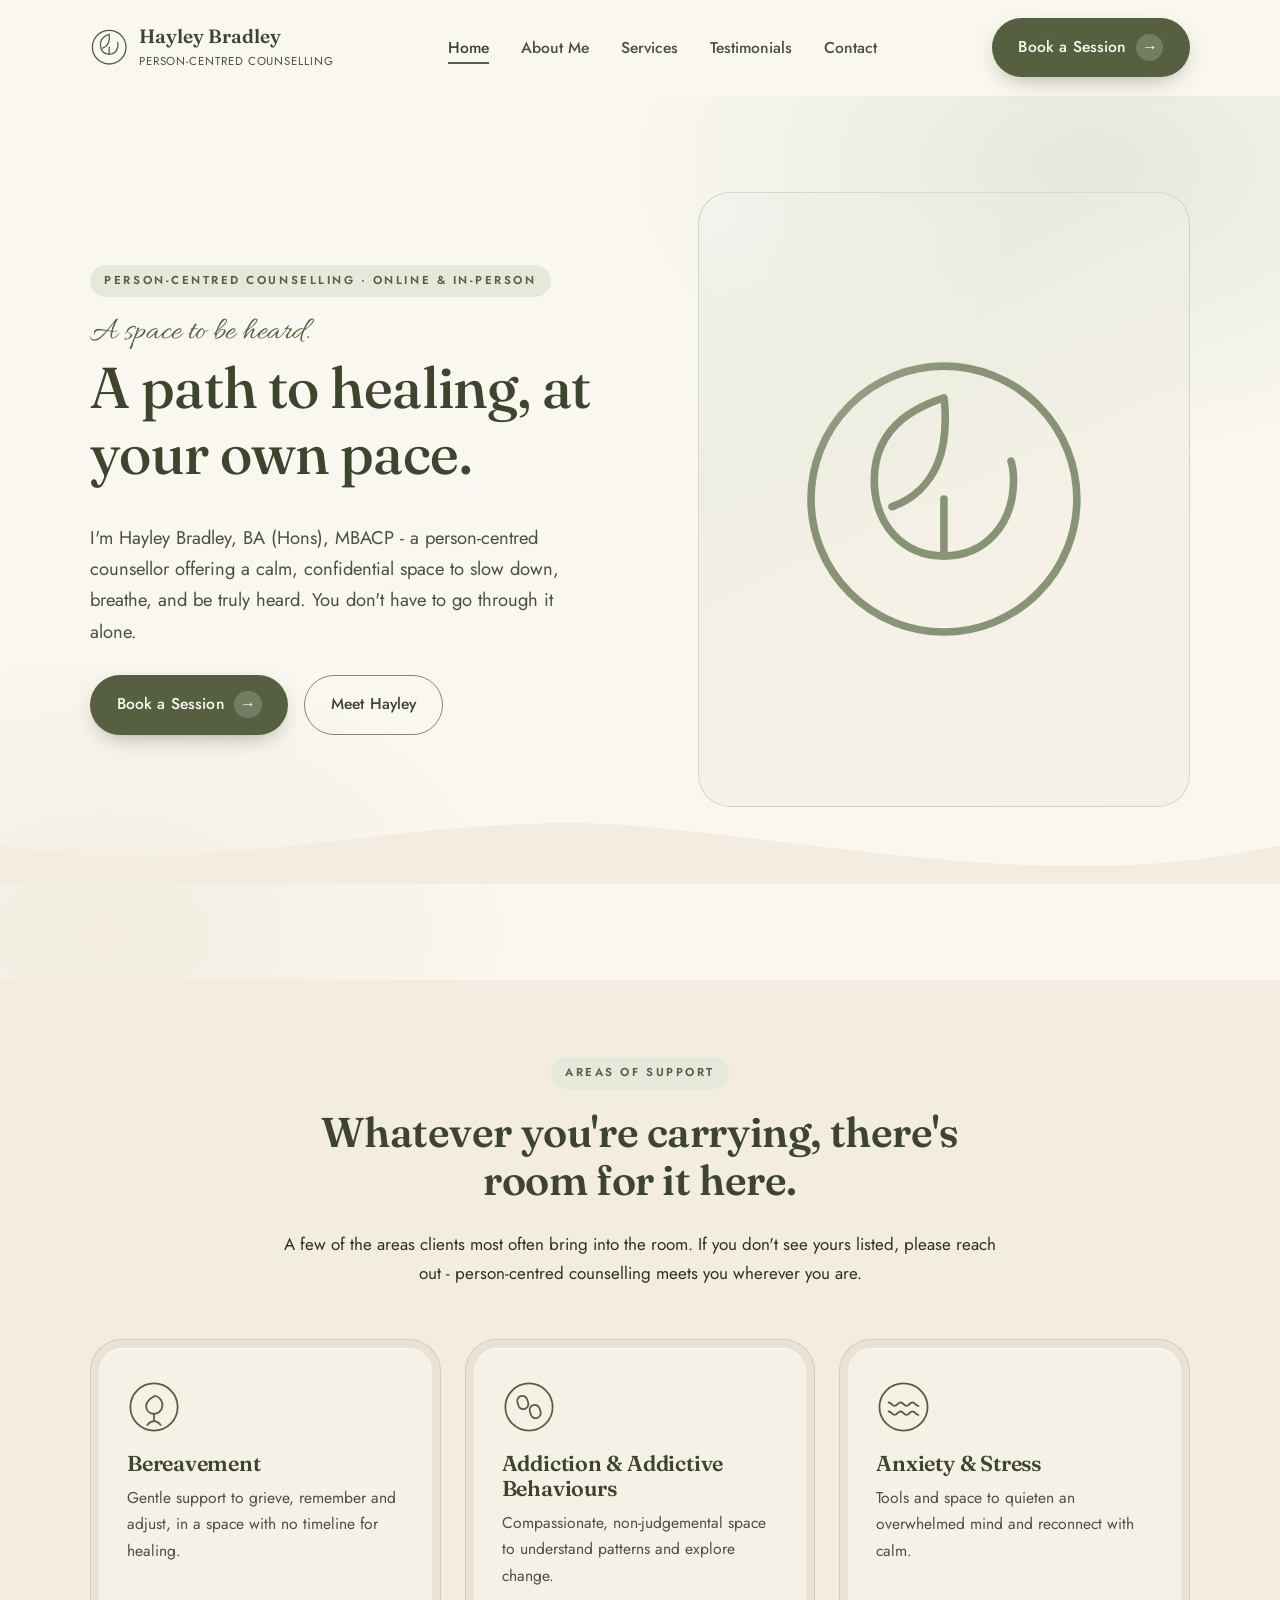
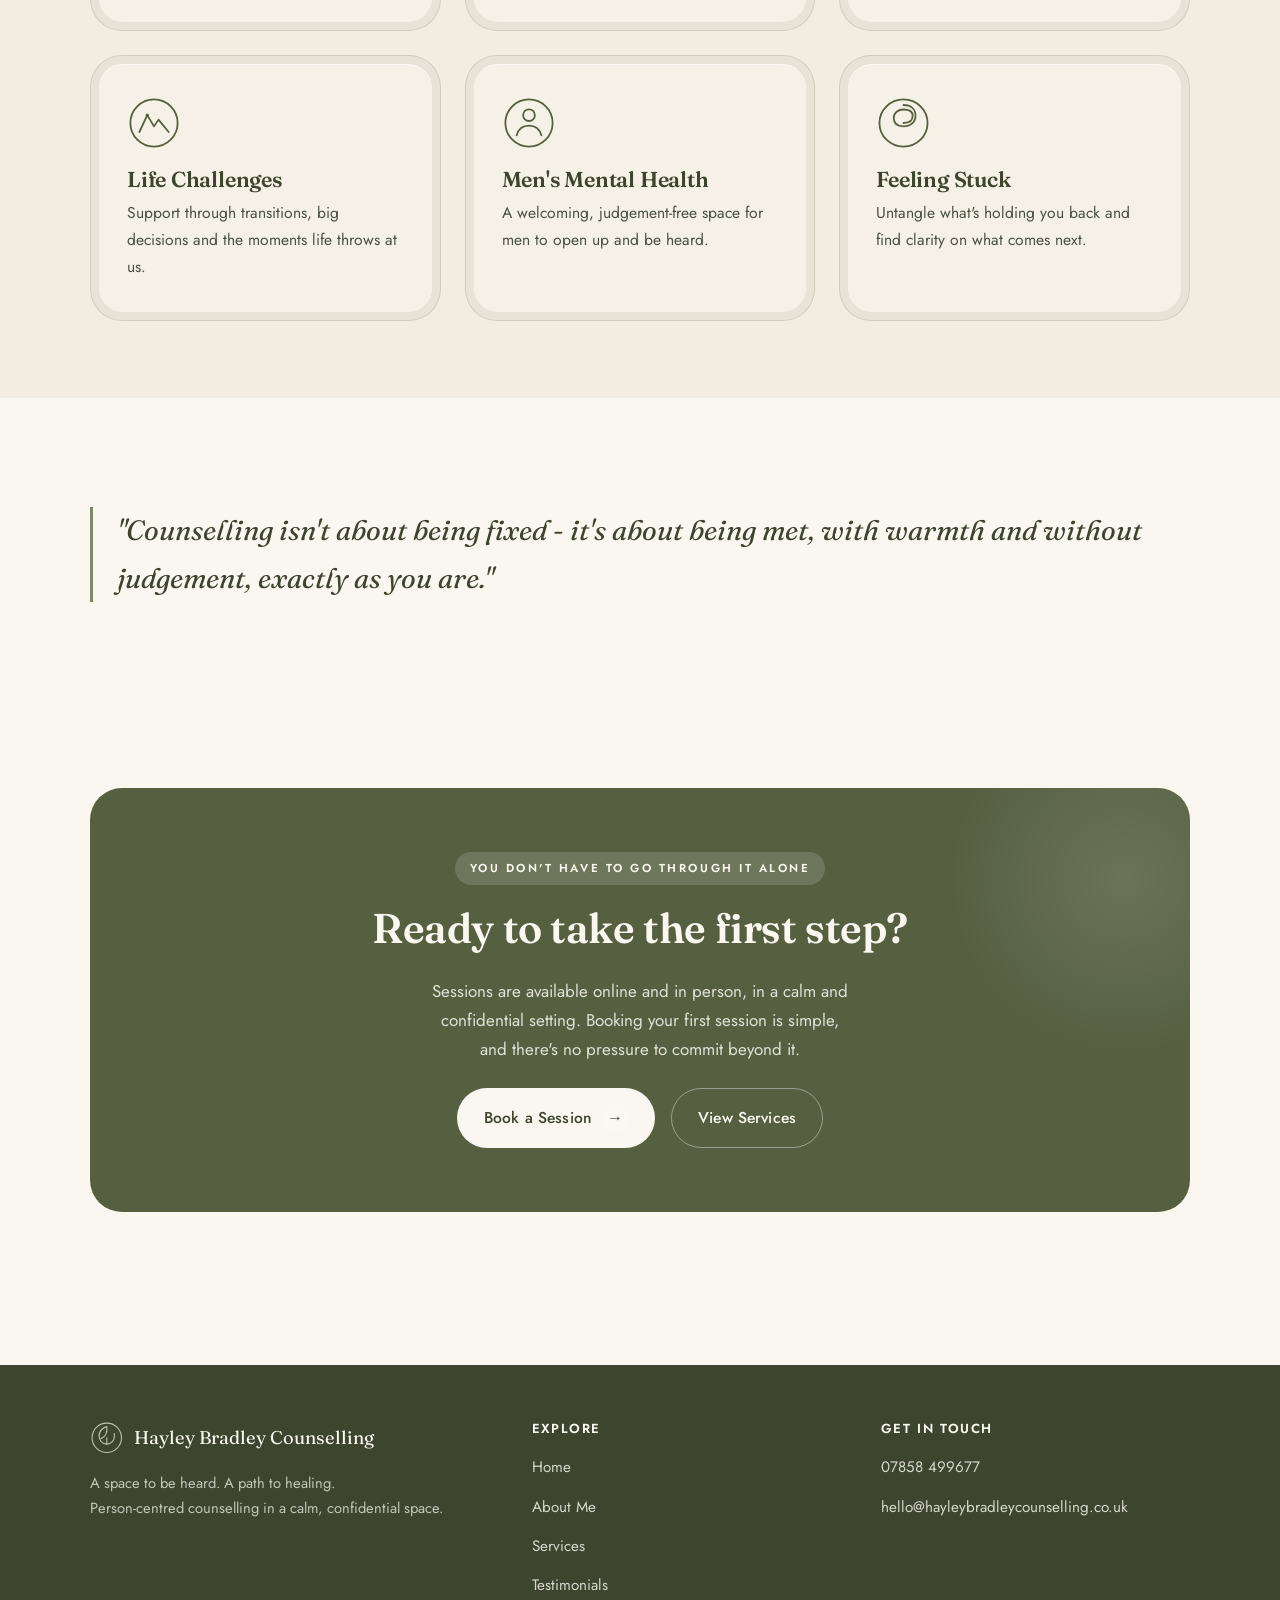
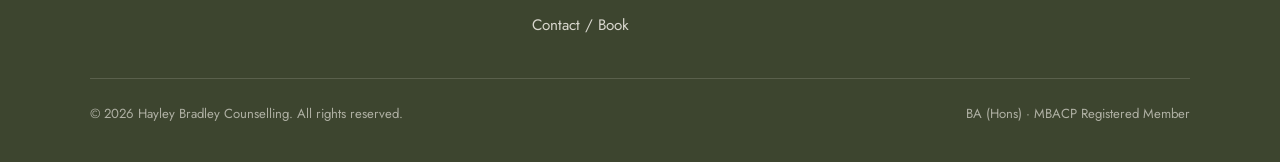
<file: index.html>
<!doctype html>
<html lang="en-GB">
<head>
  <meta charset="UTF-8" />
  <meta name="viewport" content="width=device-width, initial-scale=1" />
  <title>Hayley Bradley Counselling | Person-Centred Counsellor, BA (Hons), MBACP</title>
  <meta name="description" content="A space to be heard, a path to healing. Hayley Bradley is a BA (Hons), MBACP person-centred counsellor offering warm, holistic support for bereavement, anxiety, addiction, life challenges and more." />
  <meta name="theme-color" content="#7d8a6a" />
  <link rel="icon" href="assets/icons/logo-leaf.svg" type="image/svg+xml" />
  <link rel="preconnect" href="https://fonts.googleapis.com" />
  <link rel="preconnect" href="https://fonts.gstatic.com" crossorigin />
  <link href="https://fonts.googleapis.com/css2?family=Fraunces:opsz,wght@9..144,400;9..144,500;9..144,600&family=Allura&family=Jost:wght@400;500;600&display=swap" rel="stylesheet" />
  <link rel="stylesheet" href="css/style.css?v=20261014c" />
  <meta property="og:title" content="Hayley Bradley Counselling - Person-Centred Counsellor" />
  <meta property="og:description" content="A space to be heard. A path to healing. Warm, holistic, person-centred counselling." />
  <meta property="og:type" content="website" />
</head>
<body>
  <a class="skip-link" href="#main">Skip to main content</a>

  <header class="site-header">
    <div class="container nav-row">
      <a class="brand" href="index.html">
        <svg viewBox="0 0 48 48" fill="none" stroke="currentColor" stroke-width="1.6" stroke-linecap="round" stroke-linejoin="round" aria-hidden="true">
          <circle cx="24" cy="24" r="21" />
          <path d="M24 33c-6.5 0-11-5-11-12 0-4 1.6-7.3 4.4-9.6C20.1 9.2 24 8 24 8s.9 5.8-1 10.4c-1.4 3.4-4.1 5.7-7.2 6.8" />
          <path d="M24 33c6.5 0 11-5 11-12 0-1.1-.1-2.1-.4-3" />
          <path d="M24 33v-9" />
        </svg>
        <span class="brand-name"><strong>Hayley Bradley</strong><span>Person-Centred Counselling</span></span>
      </a>
      <nav aria-label="Primary">
        <ul class="nav-links">
          <li><a href="index.html" aria-current="page">Home</a></li>
          <li><a href="about.html">About Me</a></li>
          <li><a href="services.html">Services</a></li>
          <li><a href="testimonials.html">Testimonials</a></li>
          <li><a href="contact.html">Contact</a></li>
        </ul>
      </nav>
      <div class="nav-actions">
        <a class="btn btn-primary" href="contact.html#book">Book a Session <span class="btn-icon" aria-hidden="true">→</span></a>
        <button class="nav-toggle" aria-expanded="false" aria-controls="mobile-menu" aria-label="Open menu">
          <span></span>
        </button>
      </div>
    </div>
  </header>

  <div class="mobile-menu" id="mobile-menu">
    <nav aria-label="Mobile">
      <ul>
        <li><a href="index.html">Home</a></li>
        <li><a href="about.html">About Me</a></li>
        <li><a href="services.html">Services</a></li>
        <li><a href="testimonials.html">Testimonials</a></li>
        <li><a href="contact.html">Contact / Book</a></li>
      </ul>
    </nav>
  </div>

  <main id="main">
    <section class="hero">
      <div class="hero-bg" aria-hidden="true"></div>
      <div class="container hero-grid">
        <div class="hero-copy reveal">
          <span class="eyebrow">Person-Centred Counselling &middot; Online &amp; In-Person</span>
          <span class="script">A space to be heard.</span>
          <h1>A path to healing, at your own pace.</h1>
          <p class="lede">I'm Hayley Bradley, BA (Hons), MBACP - a person-centred counsellor offering a calm, confidential space to slow down, breathe, and be truly heard. You don't have to go through it alone.</p>
          <div class="hero-cta">
            <a class="btn btn-primary" href="contact.html#book">Book a Session <span class="btn-icon" aria-hidden="true">→</span></a>
            <a class="btn btn-ghost" href="about.html">Meet Hayley</a>
          </div>
        </div>
        <div class="hero-art reveal" aria-hidden="true">
          <svg viewBox="0 0 48 48" fill="none" stroke="currentColor" stroke-width="1.2" stroke-linecap="round" stroke-linejoin="round">
            <circle cx="24" cy="24" r="21" />
            <path d="M24 33c-6.5 0-11-5-11-12 0-4 1.6-7.3 4.4-9.6C20.1 9.2 24 8 24 8s.9 5.8-1 10.4c-1.4 3.4-4.1 5.7-7.2 6.8" />
            <path d="M24 33c6.5 0 11-5 11-12 0-1.1-.1-2.1-.4-3" />
            <path d="M24 33v-9" />
          </svg>
        </div>
      </div>
      <svg class="wave-divider" viewBox="0 0 1440 80" preserveAspectRatio="none" aria-hidden="true">
        <path fill="currentColor" d="M0,40 C240,80 480,0 720,20 C960,40 1200,90 1440,40 L1440,80 L0,80 Z" />
      </svg>
    </section>

    <section class="section-cream-soft">
      <div class="container">
        <div class="section-header center reveal">
          <span class="eyebrow">Areas of Support</span>
          <h2>Whatever you're carrying, there's room for it here.</h2>
          <p>A few of the areas clients most often bring into the room. If you don't see yours listed, please reach out - person-centred counselling meets you wherever you are.</p>
        </div>
        <div class="grid-support">
          <article class="support-card card-shell reveal">
            <div class="card-core">
              <div class="icon-badge"><img src="assets/icons/bereavement.svg" alt="" /></div>
              <h3>Bereavement</h3>
              <p>Gentle support to grieve, remember and adjust, in a space with no timeline for healing.</p>
            </div>
          </article>
          <article class="support-card card-shell reveal">
            <div class="card-core">
              <div class="icon-badge"><img src="assets/icons/addiction.svg" alt="" /></div>
              <h3>Addiction &amp; Addictive Behaviours</h3>
              <p>Compassionate, non-judgemental space to understand patterns and explore change.</p>
            </div>
          </article>
          <article class="support-card card-shell reveal">
            <div class="card-core">
              <div class="icon-badge"><img src="assets/icons/anxiety.svg" alt="" /></div>
              <h3>Anxiety &amp; Stress</h3>
              <p>Tools and space to quieten an overwhelmed mind and reconnect with calm.</p>
            </div>
          </article>
          <article class="support-card card-shell reveal">
            <div class="card-core">
              <div class="icon-badge"><img src="assets/icons/life-challenges.svg" alt="" /></div>
              <h3>Life Challenges</h3>
              <p>Support through transitions, big decisions and the moments life throws at us.</p>
            </div>
          </article>
          <article class="support-card card-shell reveal">
            <div class="card-core">
              <div class="icon-badge"><img src="assets/icons/mens-mental-health.svg" alt="" /></div>
              <h3>Men's Mental Health</h3>
              <p>A welcoming, judgement-free space for men to open up and be heard.</p>
            </div>
          </article>
          <article class="support-card card-shell reveal">
            <div class="card-core">
              <div class="icon-badge"><img src="assets/icons/feeling-stuck.svg" alt="" /></div>
              <h3>Feeling Stuck</h3>
              <p>Untangle what's holding you back and find clarity on what comes next.</p>
            </div>
          </article>
        </div>
      </div>
    </section>

    <section>
      <div class="container">
        <blockquote class="pull-quote reveal">
          "Counselling isn't about being fixed - it's about being met, with warmth and without judgement, exactly as you are."
        </blockquote>
      </div>
    </section>

    <section>
      <div class="container">
        <div class="cta-banner reveal">
          <span class="eyebrow" style="background:rgba(255,255,255,0.14); color:var(--cream);">You don't have to go through it alone</span>
          <h2>Ready to take the first step?</h2>
          <p>Sessions are available online and in person, in a calm and confidential setting. Booking your first session is simple, and there's no pressure to commit beyond it.</p>
          <div class="btn-row">
            <a class="btn btn-on-dark" href="contact.html#book">Book a Session <span class="btn-icon" aria-hidden="true">→</span></a>
            <a class="btn btn-ghost" style="color:var(--cream); border-color:rgba(255,255,255,0.4);" href="services.html">View Services</a>
          </div>
        </div>
      </div>
    </section>
  </main>

  <footer class="site-footer">
    <div class="container">
      <div class="footer-grid">
        <div>
          <div class="footer-brand">
            <svg viewBox="0 0 48 48" fill="none" stroke="currentColor" stroke-width="1.6" stroke-linecap="round" stroke-linejoin="round" aria-hidden="true">
              <circle cx="24" cy="24" r="21" />
              <path d="M24 33c-6.5 0-11-5-11-12 0-4 1.6-7.3 4.4-9.6C20.1 9.2 24 8 24 8s.9 5.8-1 10.4c-1.4 3.4-4.1 5.7-7.2 6.8" />
              <path d="M24 33c6.5 0 11-5 11-12 0-1.1-.1-2.1-.4-3" />
              <path d="M24 33v-9" />
            </svg>
            <span>Hayley Bradley Counselling</span>
          </div>
          <p>A space to be heard. A path to healing.<br />Person-centred counselling in a calm, confidential space.</p>
        </div>
        <div>
          <h4>Explore</h4>
          <ul class="footer-links">
            <li><a href="index.html">Home</a></li>
            <li><a href="about.html">About Me</a></li>
            <li><a href="services.html">Services</a></li>
            <li><a href="testimonials.html">Testimonials</a></li>
            <li><a href="contact.html">Contact / Book</a></li>
          </ul>
        </div>
        <div>
          <h4>Get in Touch</h4>
          <ul class="footer-links">
            <li><a href="tel:07858499677">07858 499677</a></li>
            <li><a href="mailto:hello@hayleybradleycounselling.co.uk">hello@hayleybradleycounselling.co.uk</a></li>
          </ul>
        </div>
      </div>
      <div class="footer-bottom">
        <span>&copy; <span id="year"></span> Hayley Bradley Counselling. All rights reserved.</span>
        <span>BA (Hons) &middot; MBACP Registered Member</span>
      </div>
    </div>
  </footer>

  <script src="js/main.js?v=20261014"></script>
</body>
</html>
</file>
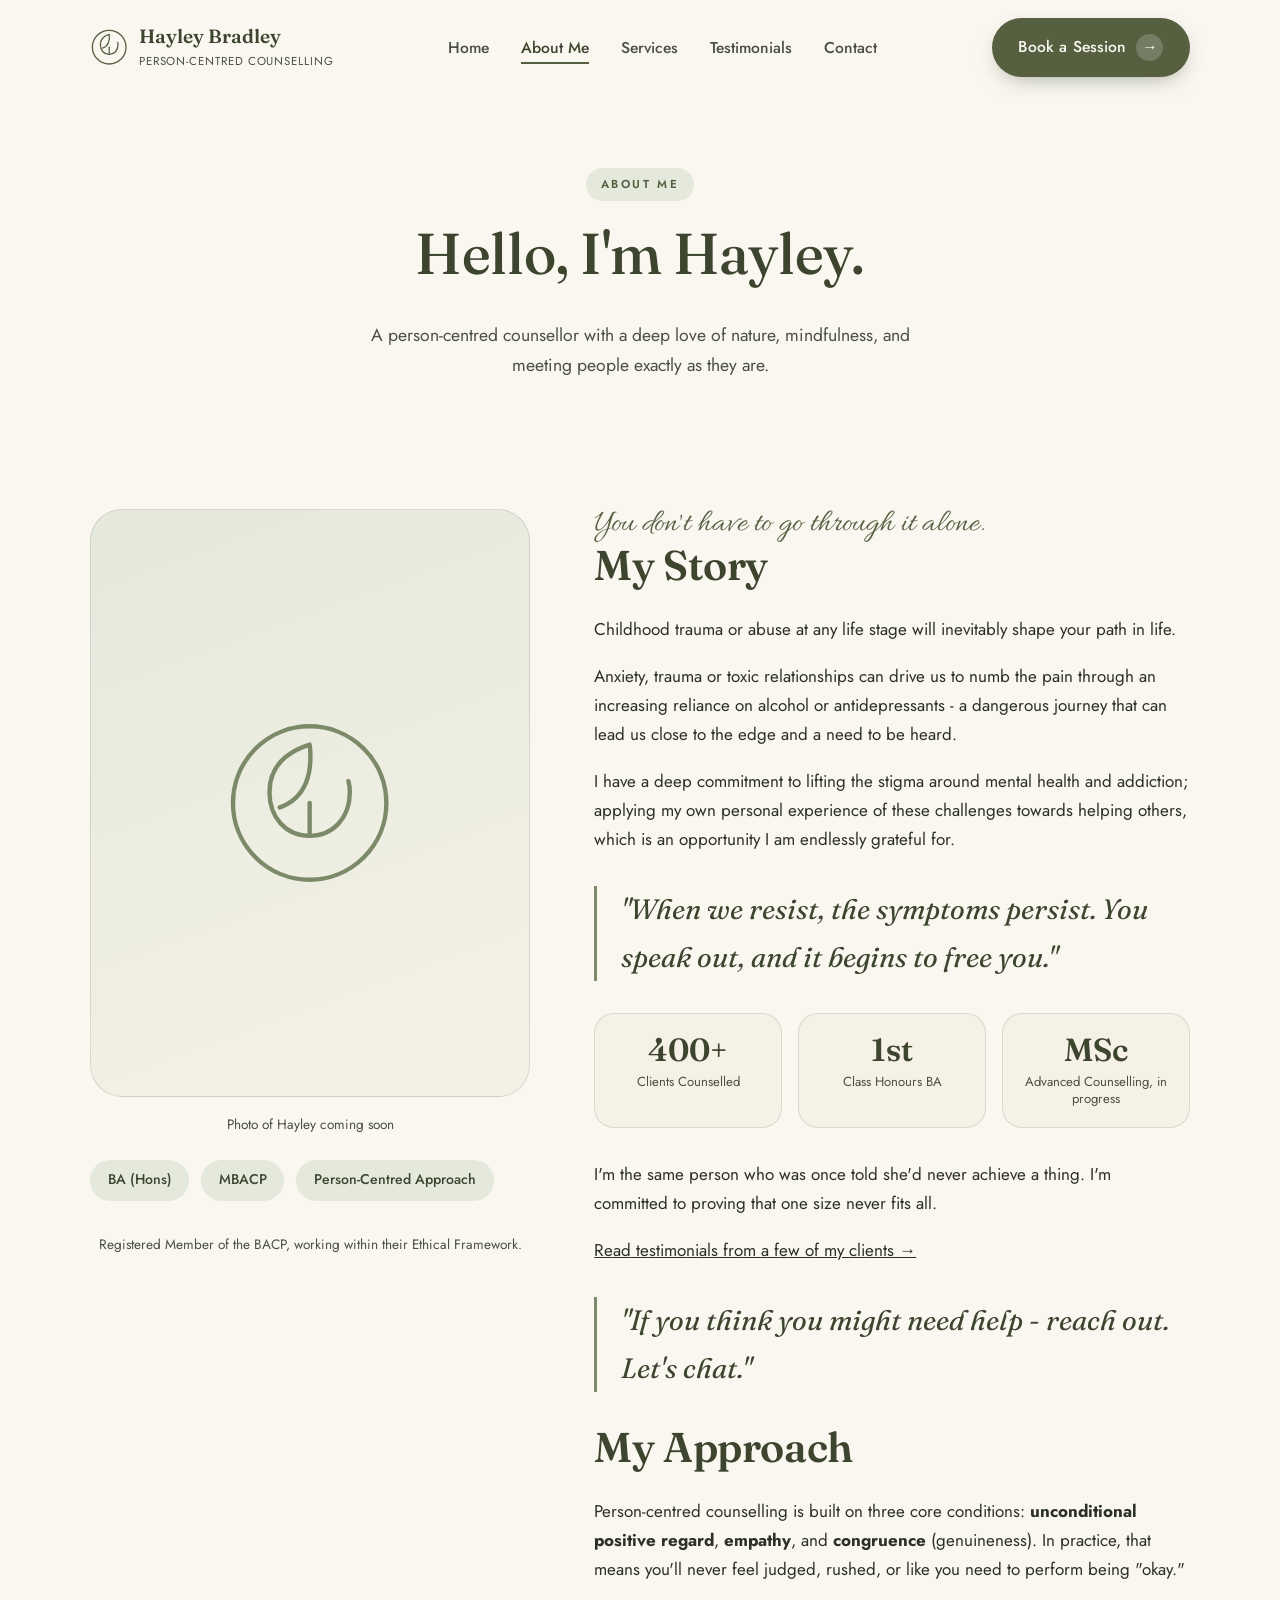
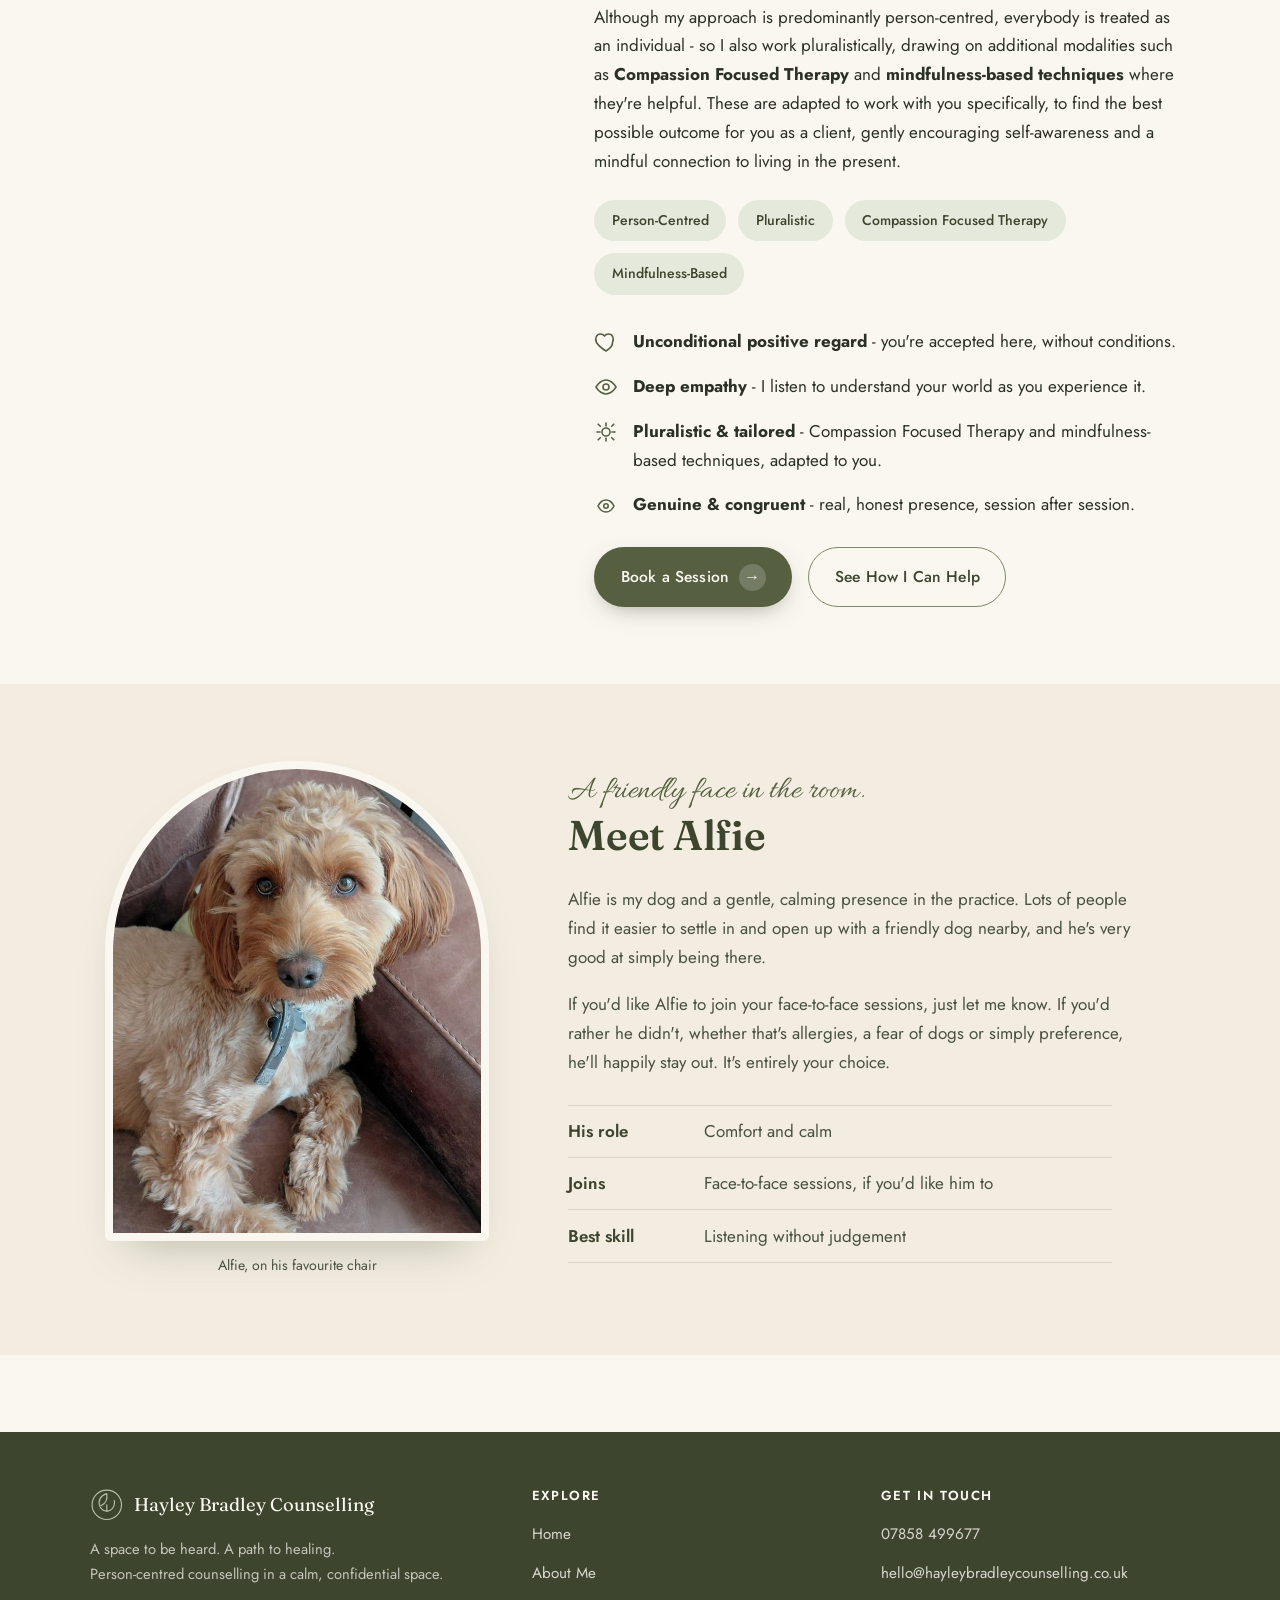
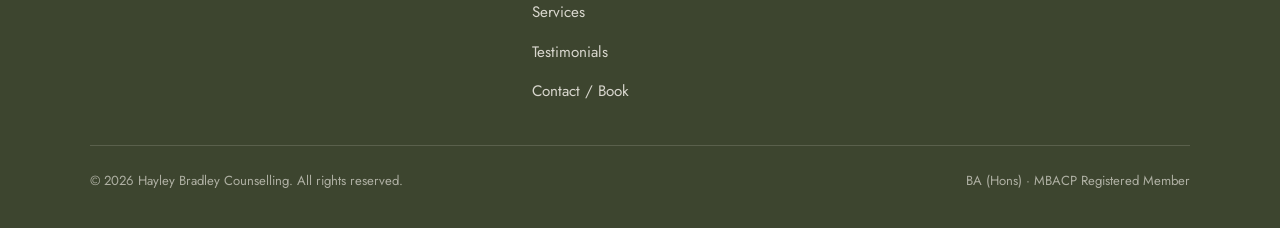
<file: about.html>
<!doctype html>
<html lang="en-GB">
<head>
  <meta charset="UTF-8" />
  <meta name="viewport" content="width=device-width, initial-scale=1" />
  <title>About Hayley | Hayley Bradley Counselling</title>
  <meta name="description" content="Meet Hayley Bradley, BA (Hons), MBACP - a predominantly person-centred counsellor working pluralistically with Compassion Focused Therapy and mindfulness-based techniques, tailored to you." />
  <meta name="theme-color" content="#7d8a6a" />
  <link rel="icon" href="assets/icons/logo-leaf.svg" type="image/svg+xml" />
  <link rel="preconnect" href="https://fonts.googleapis.com" />
  <link rel="preconnect" href="https://fonts.gstatic.com" crossorigin />
  <link href="https://fonts.googleapis.com/css2?family=Fraunces:opsz,wght@9..144,400;9..144,500;9..144,600&family=Allura&family=Jost:wght@400;500;600&display=swap" rel="stylesheet" />
  <link rel="stylesheet" href="css/style.css?v=20261014c" />
  <meta property="og:title" content="About Hayley - Hayley Bradley Counselling" />
  <meta property="og:description" content="A predominantly person-centred counsellor, working pluralistically with Compassion Focused Therapy and mindfulness-based techniques." />
  <meta property="og:type" content="website" />
</head>
<body>
  <a class="skip-link" href="#main">Skip to main content</a>

  <header class="site-header">
    <div class="container nav-row">
      <a class="brand" href="index.html">
        <svg viewBox="0 0 48 48" fill="none" stroke="currentColor" stroke-width="1.6" stroke-linecap="round" stroke-linejoin="round" aria-hidden="true">
          <circle cx="24" cy="24" r="21" />
          <path d="M24 33c-6.5 0-11-5-11-12 0-4 1.6-7.3 4.4-9.6C20.1 9.2 24 8 24 8s.9 5.8-1 10.4c-1.4 3.4-4.1 5.7-7.2 6.8" />
          <path d="M24 33c6.5 0 11-5 11-12 0-1.1-.1-2.1-.4-3" />
          <path d="M24 33v-9" />
        </svg>
        <span class="brand-name"><strong>Hayley Bradley</strong><span>Person-Centred Counselling</span></span>
      </a>
      <nav aria-label="Primary">
        <ul class="nav-links">
          <li><a href="index.html">Home</a></li>
          <li><a href="about.html" aria-current="page">About Me</a></li>
          <li><a href="services.html">Services</a></li>
          <li><a href="testimonials.html">Testimonials</a></li>
          <li><a href="contact.html">Contact</a></li>
        </ul>
      </nav>
      <div class="nav-actions">
        <a class="btn btn-primary" href="contact.html#book">Book a Session <span class="btn-icon" aria-hidden="true">→</span></a>
        <button class="nav-toggle" aria-expanded="false" aria-controls="mobile-menu" aria-label="Open menu">
          <span></span>
        </button>
      </div>
    </div>
  </header>

  <div class="mobile-menu" id="mobile-menu">
    <nav aria-label="Mobile">
      <ul>
        <li><a href="index.html">Home</a></li>
        <li><a href="about.html">About Me</a></li>
        <li><a href="services.html">Services</a></li>
        <li><a href="testimonials.html">Testimonials</a></li>
        <li><a href="contact.html">Contact / Book</a></li>
      </ul>
    </nav>
  </div>

  <main id="main">
    <section class="page-hero">
      <div class="container">
        <span class="eyebrow">About Me</span>
        <h1>Hello, I'm Hayley.</h1>
        <p class="lede">A person-centred counsellor with a deep love of nature, mindfulness, and meeting people exactly as they are.</p>
      </div>
    </section>

    <section>
      <div class="container about-grid">
        <div class="reveal">
          <div class="portrait-frame">
            <svg viewBox="0 0 48 48" fill="none" stroke="currentColor" stroke-width="1.2" stroke-linecap="round" stroke-linejoin="round" aria-hidden="true">
              <circle cx="24" cy="24" r="21" />
              <path d="M24 33c-6.5 0-11-5-11-12 0-4 1.6-7.3 4.4-9.6C20.1 9.2 24 8 24 8s.9 5.8-1 10.4c-1.4 3.4-4.1 5.7-7.2 6.8" />
              <path d="M24 33c6.5 0 11-5 11-12 0-1.1-.1-2.1-.4-3" />
              <path d="M24 33v-9" />
            </svg>
          </div>
          <p class="portrait-caption">Photo of Hayley coming soon</p>
          <div class="credentials">
            <span class="credential-pill">BA (Hons)</span>
            <span class="credential-pill">MBACP</span>
            <span class="credential-pill">Person-Centred Approach</span>
          </div>
          <p class="portrait-caption">Registered Member of the BACP, working within their Ethical Framework.</p>
        </div>

        <div class="reveal">
          <span class="script">You don't have to go through it alone.</span>
          <h2>My Story</h2>

          <p>Childhood trauma or abuse at any life stage will inevitably shape your path in life.</p>
          <p>Anxiety, trauma or toxic relationships can drive us to numb the pain through an increasing reliance on alcohol or antidepressants - a dangerous journey that can lead us close to the edge and a need to be heard.</p>
          <p>I have a deep commitment to lifting the stigma around mental health and addiction; applying my own personal experience of these challenges towards helping others, which is an opportunity I am endlessly grateful for.</p>

          <blockquote class="pull-quote">
            "When we resist, the symptoms persist. You speak out, and it begins to free you."
          </blockquote>

          <div class="story-stats">
            <div class="story-stat">
              <strong>400+</strong>
              <span>Clients Counselled</span>
            </div>
            <div class="story-stat">
              <strong>1st</strong>
              <span>Class Honours BA</span>
            </div>
            <div class="story-stat">
              <strong>MSc</strong>
              <span>Advanced Counselling, in progress</span>
            </div>
          </div>

          <p>I'm the same person who was once told she'd never achieve a thing. I'm committed to proving that one size never fits all.</p>

          <p><a href="testimonials.html">Read testimonials from a few of my clients →</a></p>

          <blockquote class="pull-quote">
            "If you think you might need help - reach out. Let's chat."
          </blockquote>

          <h2>My Approach</h2>
          <p>Person-centred counselling is built on three core conditions: <strong>unconditional positive regard</strong>, <strong>empathy</strong>, and <strong>congruence</strong> (genuineness). In practice, that means you'll never feel judged, rushed, or like you need to perform being "okay."</p>
          <p>Although my approach is predominantly person-centred, everybody is treated as an individual - so I also work pluralistically, drawing on additional modalities such as <strong>Compassion Focused Therapy</strong> and <strong>mindfulness-based techniques</strong> where they're helpful. These are adapted to work with you specifically, to find the best possible outcome for you as a client, gently encouraging self-awareness and a mindful connection to living in the present.</p>

          <div class="credentials">
            <span class="credential-pill">Person-Centred</span>
            <span class="credential-pill">Pluralistic</span>
            <span class="credential-pill">Compassion Focused Therapy</span>
            <span class="credential-pill">Mindfulness-Based</span>
          </div>

          <ul class="values-list">
            <li>
              <svg viewBox="0 0 24 24" fill="none" stroke="currentColor" stroke-width="1.6" stroke-linecap="round" stroke-linejoin="round" aria-hidden="true"><path d="M12 21s-7-4.35-9.5-8.5C.5 8.5 2.5 4 6.5 4c2 0 3.3 1 4 2 .7-1 2-2 4-2 4 0 6 4.5 4 8.5C19 16.65 12 21 12 21Z"/></svg>
              <span><strong>Unconditional positive regard</strong> - you're accepted here, without conditions.</span>
            </li>
            <li>
              <svg viewBox="0 0 24 24" fill="none" stroke="currentColor" stroke-width="1.6" stroke-linecap="round" stroke-linejoin="round" aria-hidden="true"><path d="M2 12s4-7 10-7 10 7 10 7-4 7-10 7-10-7-10-7Z"/><circle cx="12" cy="12" r="3"/></svg>
              <span><strong>Deep empathy</strong> - I listen to understand your world as you experience it.</span>
            </li>
            <li>
              <svg viewBox="0 0 24 24" fill="none" stroke="currentColor" stroke-width="1.6" stroke-linecap="round" stroke-linejoin="round" aria-hidden="true"><path d="M12 3v3M12 18v3M4.2 4.2l2.1 2.1M17.7 17.7l2.1 2.1M3 12h3M18 12h3M4.2 19.8l2.1-2.1M17.7 6.3l2.1-2.1"/><circle cx="12" cy="12" r="4"/></svg>
              <span><strong>Pluralistic &amp; tailored</strong> - Compassion Focused Therapy and mindfulness-based techniques, adapted to you.</span>
            </li>
            <li>
              <svg viewBox="0 0 24 24" fill="none" stroke="currentColor" stroke-width="1.6" stroke-linecap="round" stroke-linejoin="round" aria-hidden="true"><path d="M4 12c2-4 5-6 8-6s6 2 8 6c-2 4-5 6-8 6s-6-2-8-6Z"/><circle cx="12" cy="12" r="2.2"/></svg>
              <span><strong>Genuine &amp; congruent</strong> - real, honest presence, session after session.</span>
            </li>
          </ul>

          <div class="hero-cta">
            <a class="btn btn-primary" href="contact.html#book">Book a Session <span class="btn-icon" aria-hidden="true">→</span></a>
            <a class="btn btn-ghost" href="services.html">See How I Can Help</a>
          </div>
        </div>
      </div>
    </section>

    <section class="meet-alfie">
      <div class="container alfie-grid">
        <figure class="alfie-photo reveal">
          <img src="assets/img/practice-dog.jpg" width="728" height="910" alt="Alfie, Hayley's fluffy apricot dog, resting on a leather sofa and looking up at the camera" loading="lazy" />
          <figcaption>Alfie, on his favourite chair</figcaption>
        </figure>
        <div class="alfie-text reveal">
          <span class="script">A friendly face in the room.</span>
          <h2>Meet Alfie</h2>
          <p>Alfie is my dog and a gentle, calming presence in the practice. Lots of people find it easier to settle in and open up with a friendly dog nearby, and he's very good at simply being there.</p>
          <p>If you'd like Alfie to join your face-to-face sessions, just let me know. If you'd rather he didn't, whether that's allergies, a fear of dogs or simply preference, he'll happily stay out. It's entirely your choice.</p>
          <dl class="alfie-facts">
            <div><dt>His role</dt><dd>Comfort and calm</dd></div>
            <div><dt>Joins</dt><dd>Face-to-face sessions, if you'd like him to</dd></div>
            <div><dt>Best skill</dt><dd>Listening without judgement</dd></div>
          </dl>
        </div>
      </div>
    </section>
  </main>

  <footer class="site-footer">
    <div class="container">
      <div class="footer-grid">
        <div>
          <div class="footer-brand">
            <svg viewBox="0 0 48 48" fill="none" stroke="currentColor" stroke-width="1.6" stroke-linecap="round" stroke-linejoin="round" aria-hidden="true">
              <circle cx="24" cy="24" r="21" />
              <path d="M24 33c-6.5 0-11-5-11-12 0-4 1.6-7.3 4.4-9.6C20.1 9.2 24 8 24 8s.9 5.8-1 10.4c-1.4 3.4-4.1 5.7-7.2 6.8" />
              <path d="M24 33c6.5 0 11-5 11-12 0-1.1-.1-2.1-.4-3" />
              <path d="M24 33v-9" />
            </svg>
            <span>Hayley Bradley Counselling</span>
          </div>
          <p>A space to be heard. A path to healing.<br />Person-centred counselling in a calm, confidential space.</p>
        </div>
        <div>
          <h4>Explore</h4>
          <ul class="footer-links">
            <li><a href="index.html">Home</a></li>
            <li><a href="about.html">About Me</a></li>
            <li><a href="services.html">Services</a></li>
            <li><a href="testimonials.html">Testimonials</a></li>
            <li><a href="contact.html">Contact / Book</a></li>
          </ul>
        </div>
        <div>
          <h4>Get in Touch</h4>
          <ul class="footer-links">
            <li><a href="tel:07858499677">07858 499677</a></li>
            <li><a href="mailto:hello@hayleybradleycounselling.co.uk">hello@hayleybradleycounselling.co.uk</a></li>
          </ul>
        </div>
      </div>
      <div class="footer-bottom">
        <span>&copy; <span id="year"></span> Hayley Bradley Counselling. All rights reserved.</span>
        <span>BA (Hons) &middot; MBACP Registered Member</span>
      </div>
    </div>
  </footer>

  <script src="js/main.js?v=20261014"></script>
</body>
</html>
</file>
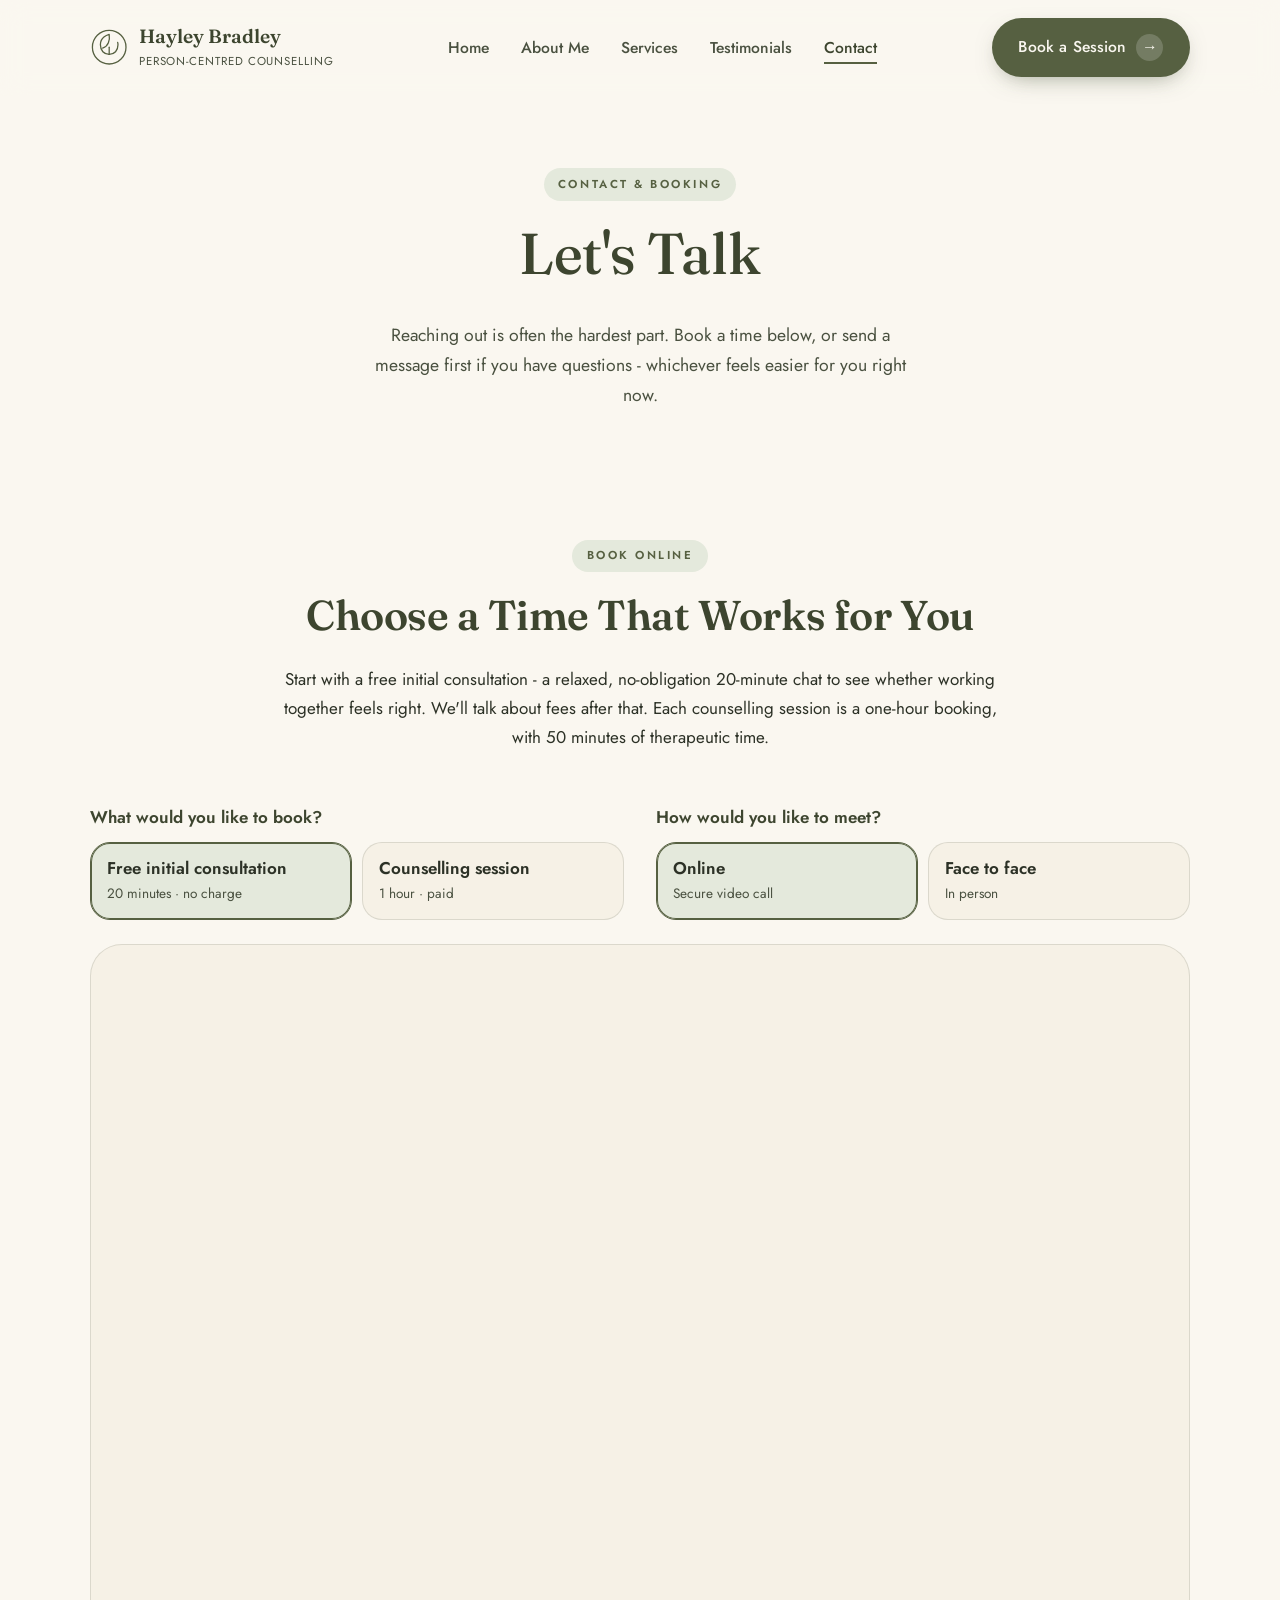
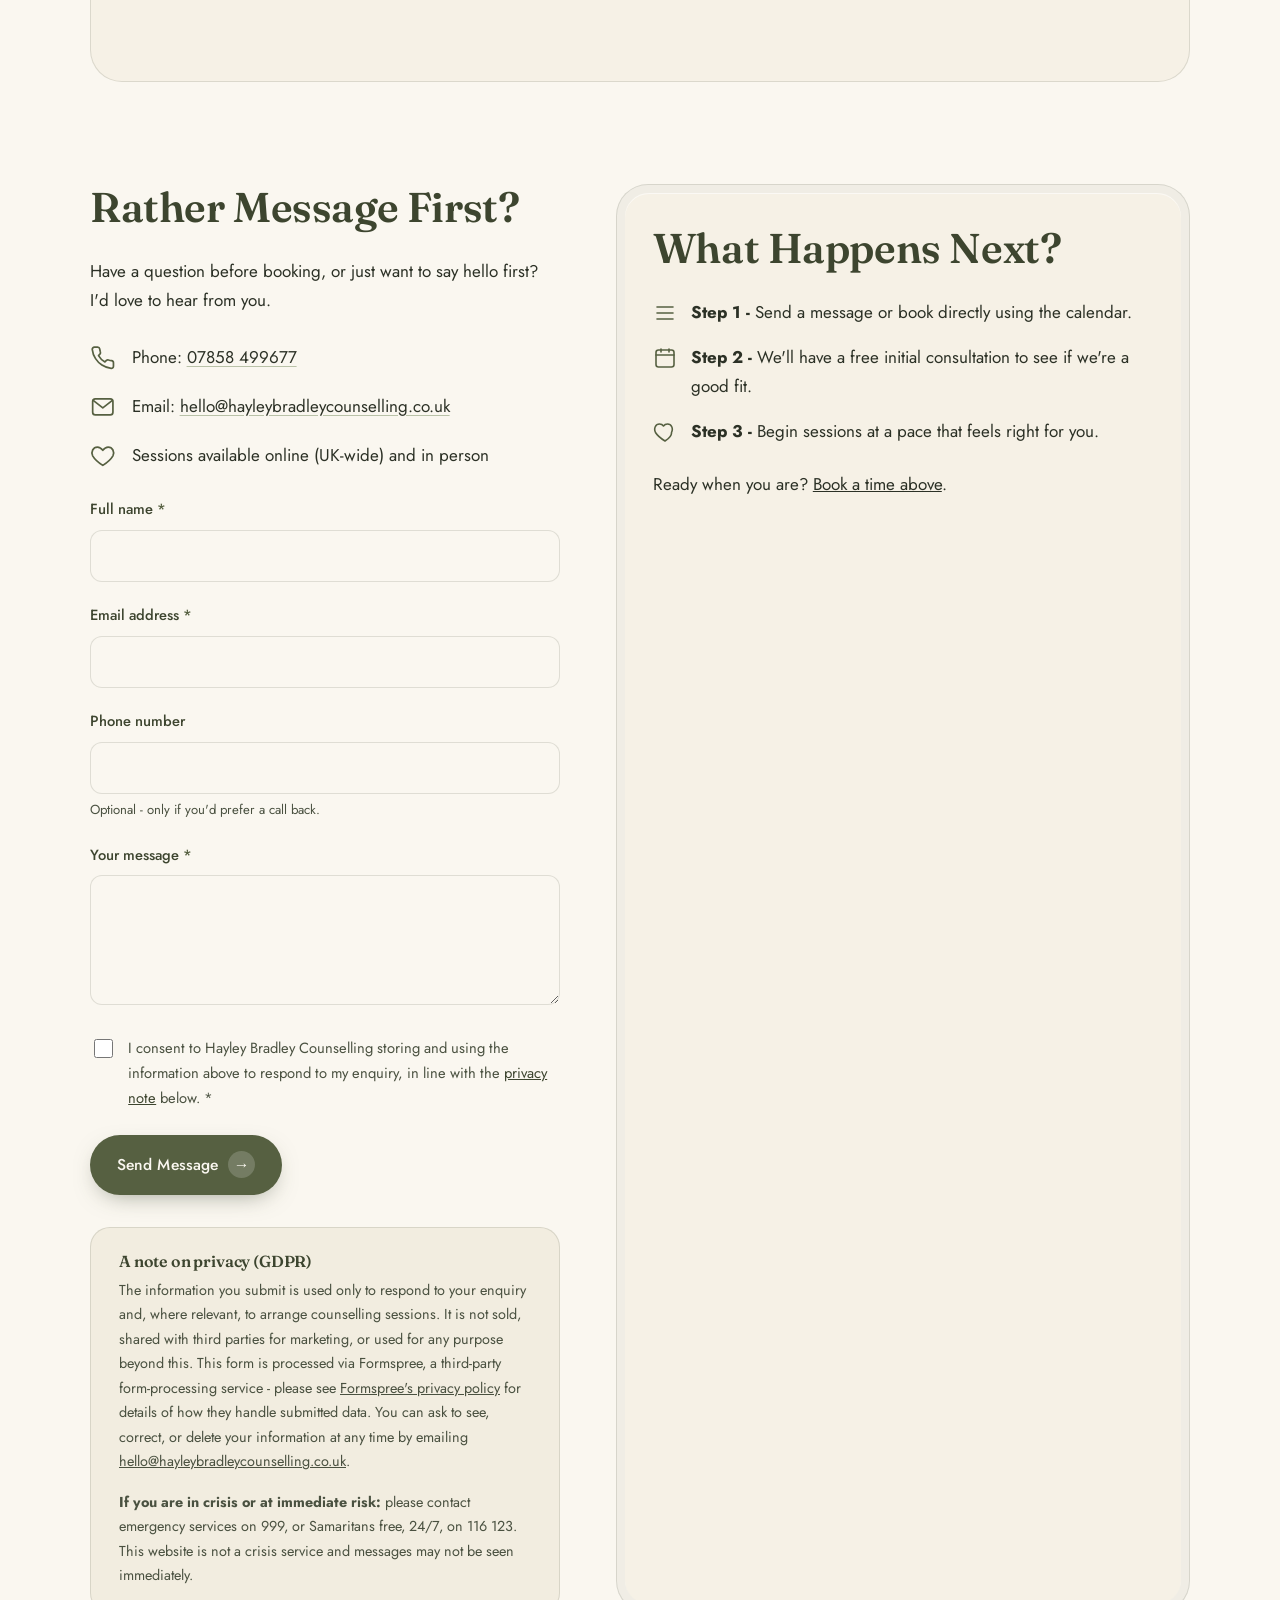
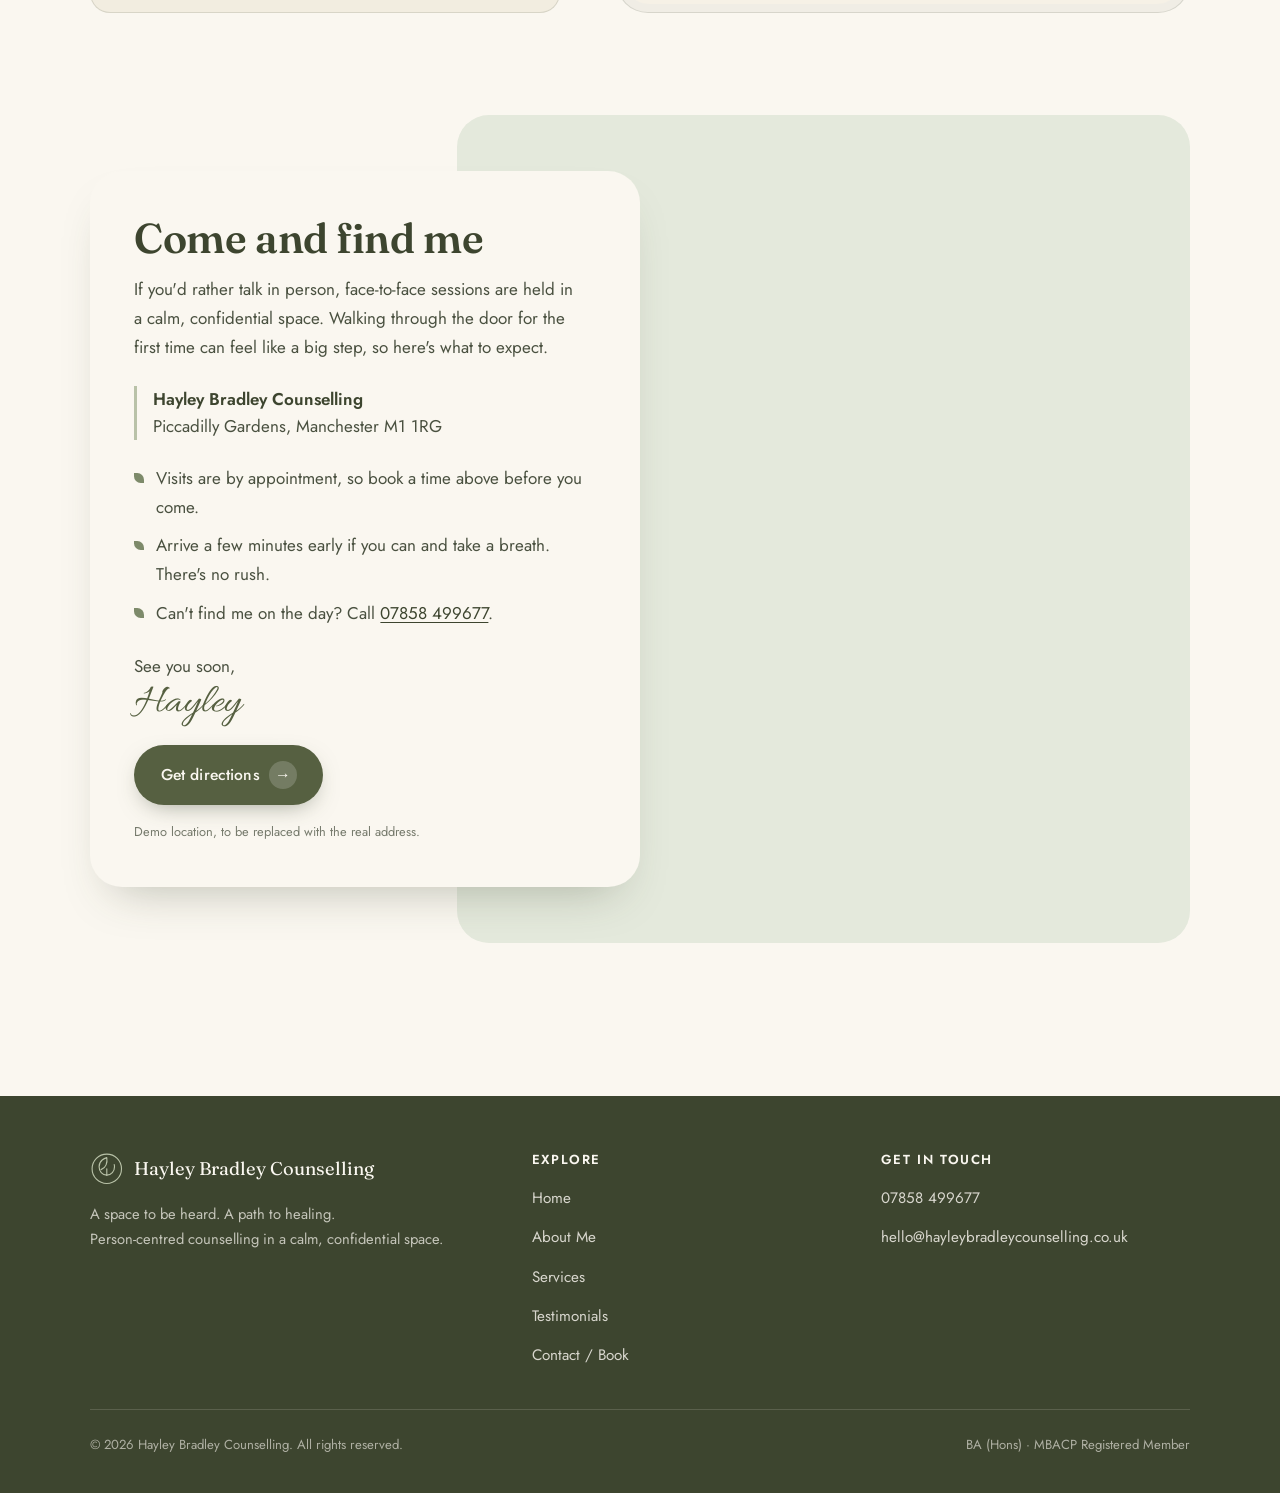
<file: contact.html>
<!doctype html>
<html lang="en-GB">
<head>
  <meta charset="UTF-8" />
  <meta name="viewport" content="width=device-width, initial-scale=1" />
  <title>Contact &amp; Book a Session | Hayley Bradley Counselling</title>
  <meta name="description" content="Get in touch or book a counselling session with Hayley Bradley, BA (Hons), MBACP. GDPR-compliant contact form and online booking available." />
  <meta name="theme-color" content="#7d8a6a" />
  <link rel="icon" href="assets/icons/logo-leaf.svg" type="image/svg+xml" />
  <link rel="preconnect" href="https://fonts.googleapis.com" />
  <link rel="preconnect" href="https://fonts.gstatic.com" crossorigin />
  <link href="https://fonts.googleapis.com/css2?family=Fraunces:opsz,wght@9..144,400;9..144,500;9..144,600&family=Allura&family=Jost:wght@400;500;600&display=swap" rel="stylesheet" />
  <link rel="stylesheet" href="css/style.css?v=20261014c" />
  <meta property="og:title" content="Contact &amp; Book - Hayley Bradley Counselling" />
  <meta property="og:description" content="Get in touch or book a session online." />
  <meta property="og:type" content="website" />
</head>
<body>
  <a class="skip-link" href="#main">Skip to main content</a>

  <header class="site-header">
    <div class="container nav-row">
      <a class="brand" href="index.html">
        <svg viewBox="0 0 48 48" fill="none" stroke="currentColor" stroke-width="1.6" stroke-linecap="round" stroke-linejoin="round" aria-hidden="true">
          <circle cx="24" cy="24" r="21" />
          <path d="M24 33c-6.5 0-11-5-11-12 0-4 1.6-7.3 4.4-9.6C20.1 9.2 24 8 24 8s.9 5.8-1 10.4c-1.4 3.4-4.1 5.7-7.2 6.8" />
          <path d="M24 33c6.5 0 11-5 11-12 0-1.1-.1-2.1-.4-3" />
          <path d="M24 33v-9" />
        </svg>
        <span class="brand-name"><strong>Hayley Bradley</strong><span>Person-Centred Counselling</span></span>
      </a>
      <nav aria-label="Primary">
        <ul class="nav-links">
          <li><a href="index.html">Home</a></li>
          <li><a href="about.html">About Me</a></li>
          <li><a href="services.html">Services</a></li>
          <li><a href="testimonials.html">Testimonials</a></li>
          <li><a href="contact.html" aria-current="page">Contact</a></li>
        </ul>
      </nav>
      <div class="nav-actions">
        <a class="btn btn-primary" href="#book">Book a Session <span class="btn-icon" aria-hidden="true">→</span></a>
        <button class="nav-toggle" aria-expanded="false" aria-controls="mobile-menu" aria-label="Open menu">
          <span></span>
        </button>
      </div>
    </div>
  </header>

  <div class="mobile-menu" id="mobile-menu">
    <nav aria-label="Mobile">
      <ul>
        <li><a href="index.html">Home</a></li>
        <li><a href="about.html">About Me</a></li>
        <li><a href="services.html">Services</a></li>
        <li><a href="testimonials.html">Testimonials</a></li>
        <li><a href="contact.html">Contact / Book</a></li>
      </ul>
    </nav>
  </div>

  <main id="main">
    <section class="page-hero">
      <div class="container">
        <span class="eyebrow">Contact &amp; Booking</span>
        <h1>Let's Talk</h1>
        <p class="lede">Reaching out is often the hardest part. Book a time below, or send a message first if you have questions - whichever feels easier for you right now.</p>
      </div>
    </section>

    <section>
      <div class="container">
        <div class="booking-panel reveal" id="book">
          <div class="section-header center">
            <span class="eyebrow">Book Online</span>
            <h2>Choose a Time That Works for You</h2>
            <p>Start with a free initial consultation - a relaxed, no-obligation 20-minute chat to see whether working together feels right. We'll talk about fees after that. Each counselling session is a one-hour booking, with 50 minutes of therapeutic time.</p>
          </div>
          <div class="booking-options" id="booking-options">
            <fieldset class="booking-choice">
              <legend>What would you like to book?</legend>
              <div class="choice-pills">
                <label class="choice-pill">
                  <input type="radio" name="booking-type" value="consultation" checked />
                  <span><strong>Free initial consultation</strong><small>20 minutes &middot; no charge</small></span>
                </label>
                <label class="choice-pill">
                  <input type="radio" name="booking-type" value="session" />
                  <span><strong>Counselling session</strong><small>1 hour &middot; paid</small></span>
                </label>
              </div>
            </fieldset>
            <fieldset class="booking-choice">
              <legend>How would you like to meet?</legend>
              <div class="choice-pills">
                <label class="choice-pill">
                  <input type="radio" name="booking-format" value="online" checked />
                  <span><strong>Online</strong><small>Secure video call</small></span>
                </label>
                <label class="choice-pill">
                  <input type="radio" name="booking-format" value="face-to-face" />
                  <span><strong>Face to face</strong><small>In person</small></span>
                </label>
              </div>
            </fieldset>
          </div>
          <div class="booking-embed-shell">
            <div class="booking-embed-inner">
              <div class="booking-calendar"
                data-calendly-consultation-online="https://calendly.com/michaelmelia1995/free-initial-consultation-online"
                data-calendly-consultation-face-to-face="https://calendly.com/michaelmelia1995/free-initial-consultation-face-to-face"
                data-calendly-session-online="https://calendly.com/michaelmelia1995/counselling-session-online"
                data-calendly-session-face-to-face="https://calendly.com/michaelmelia1995/counselling-session-face-to-face"></div>
            </div>
          </div>
        </div>

        <div class="contact-grid message-panel" id="get-in-touch">
          <div class="reveal">
            <h2>Rather Message First?</h2>
            <p>Have a question before booking, or just want to say hello first? I'd love to hear from you.</p>
            <ul class="contact-info-list">
              <li>
                <svg viewBox="0 0 24 24" fill="none" stroke="currentColor" stroke-width="1.6" stroke-linecap="round" stroke-linejoin="round" aria-hidden="true"><path d="M22 16.9v3a2 2 0 0 1-2.2 2 19.8 19.8 0 0 1-8.6-3.1 19.5 19.5 0 0 1-6-6 19.8 19.8 0 0 1-3.1-8.7A2 2 0 0 1 4.1 2h3a2 2 0 0 1 2 1.7c.1.9.3 1.8.6 2.7a2 2 0 0 1-.4 2.1L8 9.9a16 16 0 0 0 6 6l1.4-1.4a2 2 0 0 1 2.1-.4c.9.3 1.8.5 2.7.6a2 2 0 0 1 1.8 2Z"/></svg>
                <span>Phone: <a href="tel:07858499677">07858 499677</a></span>
              </li>
              <li>
                <svg viewBox="0 0 24 24" fill="none" stroke="currentColor" stroke-width="1.6" stroke-linecap="round" stroke-linejoin="round" aria-hidden="true"><rect x="2.5" y="4.5" width="19" height="15" rx="2.5"/><path d="m3 6 9 7 9-7"/></svg>
                <span>Email: <a href="mailto:hello@hayleybradleycounselling.co.uk">hello@hayleybradleycounselling.co.uk</a></span>
              </li>
              <li>
                <svg viewBox="0 0 24 24" fill="none" stroke="currentColor" stroke-width="1.6" stroke-linecap="round" stroke-linejoin="round" aria-hidden="true"><path d="M12 21s-7-4.6-9.5-9C.7 8.4 2.8 3.8 7 3.8c2 0 3.6 1.2 5 3 1.4-1.8 3-3 5-3 4.2 0 6.3 4.6 4.5 8.2C19 16.4 12 21 12 21Z"/></svg>
                <span>Sessions available online (UK-wide) and in person</span>
              </li>
            </ul>

            <form id="contact-form" action="https://formspree.io/f/YOUR_FORM_ID" method="POST" novalidate>
              <div class="form-field">
                <label for="name">Full name <span class="required">*</span></label>
                <input type="text" id="name" name="name" autocomplete="name" required />
              </div>
              <div class="form-field">
                <label for="email">Email address <span class="required">*</span></label>
                <input type="email" id="email" name="email" autocomplete="email" required />
              </div>
              <div class="form-field">
                <label for="phone">Phone number <span class="visually-hidden">(optional)</span></label>
                <input type="tel" id="phone" name="phone" autocomplete="tel" />
                <p class="form-hint">Optional - only if you'd prefer a call back.</p>
              </div>
              <div class="form-field">
                <label for="message">Your message <span class="required">*</span></label>
                <textarea id="message" name="message" required></textarea>
              </div>
              <div class="consent-field">
                <input type="checkbox" id="consent" name="consent" value="yes" required />
                <label for="consent">I consent to Hayley Bradley Counselling storing and using the information above to respond to my enquiry, in line with the <a href="#privacy-note">privacy note</a> below. <span class="required">*</span></label>
              </div>
              <button type="submit" class="btn btn-primary">Send Message <span class="btn-icon" aria-hidden="true">→</span></button>
              <p id="form-status" class="form-status" role="status" aria-live="polite"></p>
            </form>

            <div class="privacy-note" id="privacy-note">
              <h3>A note on privacy (GDPR)</h3>
              <p>The information you submit is used only to respond to your enquiry and, where relevant, to arrange counselling sessions. It is not sold, shared with third parties for marketing, or used for any purpose beyond this. This form is processed via Formspree, a third-party form-processing service - please see <a href="https://formspree.io/legal/privacy-policy/" target="_blank" rel="noopener">Formspree's privacy policy</a> for details of how they handle submitted data. You can ask to see, correct, or delete your information at any time by emailing <a href="mailto:hello@hayleybradleycounselling.co.uk">hello@hayleybradleycounselling.co.uk</a>.</p>
              <p style="margin-bottom:0;"><strong>If you are in crisis or at immediate risk:</strong> please contact emergency services on 999, or Samaritans free, 24/7, on 116 123. This website is not a crisis service and messages may not be seen immediately.</p>
            </div>
          </div>

          <div class="reveal">
            <div class="card-shell" style="height:100%;">
              <div class="card-core" style="height:100%;">
                <h2 class="mt-0">What Happens Next?</h2>
                <ul class="values-list">
                  <li>
                    <svg viewBox="0 0 24 24" fill="none" stroke="currentColor" stroke-width="1.6" stroke-linecap="round" stroke-linejoin="round" aria-hidden="true"><path d="M4 12h16M4 6h16M4 18h16"/></svg>
                    <span><strong>Step 1 -</strong> Send a message or book directly using the calendar.</span>
                  </li>
                  <li>
                    <svg viewBox="0 0 24 24" fill="none" stroke="currentColor" stroke-width="1.6" stroke-linecap="round" stroke-linejoin="round" aria-hidden="true"><rect x="3" y="4" width="18" height="17" rx="2.5"/><path d="M3 9h18M8 3v3M16 3v3"/></svg>
                    <span><strong>Step 2 -</strong> We'll have a free initial consultation to see if we're a good fit.</span>
                  </li>
                  <li>
                    <svg viewBox="0 0 24 24" fill="none" stroke="currentColor" stroke-width="1.6" stroke-linecap="round" stroke-linejoin="round" aria-hidden="true"><path d="M12 21s-7-4.35-9.5-8.5C.5 8.5 2.5 4 6.5 4c2 0 3.3 1 4 2 .7-1 2-2 4-2 4 0 6 4.5 4 8.5C19 16.65 12 21 12 21Z"/></svg>
                    <span><strong>Step 3 -</strong> Begin sessions at a pace that feels right for you.</span>
                  </li>
                </ul>
                <p style="margin-top:1.5rem;">Ready when you are? <a href="#book">Book a time above</a>.</p>
              </div>
            </div>
          </div>
        </div>

        <!-- DEMO location: change the address text, the map src "q=" and the directions "destination=" to the real address -->
        <div class="visit" id="location">
          <div class="visit-map">
            <iframe
              title="Map showing where face-to-face sessions with Hayley Bradley take place"
              src="https://maps.google.com/maps?q=Piccadilly+Gardens,+Manchester&z=15&output=embed"
              loading="lazy"
              referrerpolicy="no-referrer-when-downgrade"></iframe>
          </div>
          <div class="visit-note">
            <h2>Come and find me</h2>
            <p class="visit-intro">If you'd rather talk in person, face-to-face sessions are held in a calm, confidential space. Walking through the door for the first time can feel like a big step, so here's what to expect.</p>
            <address class="visit-address">
              <strong>Hayley Bradley Counselling</strong>
              Piccadilly Gardens, Manchester M1 1RG
            </address>
            <ul class="visit-tips">
              <li>Visits are by appointment, so book a time above before you come.</li>
              <li>Arrive a few minutes early if you can and take a breath. There's no rush.</li>
              <li>Can't find me on the day? Call <a href="tel:07858499677">07858 499677</a>.</li>
            </ul>
            <p class="visit-sign">See you soon, <span>Hayley</span></p>
            <a class="btn btn-primary" href="https://www.google.com/maps/dir/?api=1&amp;destination=Piccadilly+Gardens,+Manchester" target="_blank" rel="noopener">Get directions <span class="btn-icon" aria-hidden="true">→</span></a>
            <p class="visit-demo">Demo location, to be replaced with the real address.</p>
          </div>
        </div>
      </div>
    </section>
  </main>

  <footer class="site-footer">
    <div class="container">
      <div class="footer-grid">
        <div>
          <div class="footer-brand">
            <svg viewBox="0 0 48 48" fill="none" stroke="currentColor" stroke-width="1.6" stroke-linecap="round" stroke-linejoin="round" aria-hidden="true">
              <circle cx="24" cy="24" r="21" />
              <path d="M24 33c-6.5 0-11-5-11-12 0-4 1.6-7.3 4.4-9.6C20.1 9.2 24 8 24 8s.9 5.8-1 10.4c-1.4 3.4-4.1 5.7-7.2 6.8" />
              <path d="M24 33c6.5 0 11-5 11-12 0-1.1-.1-2.1-.4-3" />
              <path d="M24 33v-9" />
            </svg>
            <span>Hayley Bradley Counselling</span>
          </div>
          <p>A space to be heard. A path to healing.<br />Person-centred counselling in a calm, confidential space.</p>
        </div>
        <div>
          <h4>Explore</h4>
          <ul class="footer-links">
            <li><a href="index.html">Home</a></li>
            <li><a href="about.html">About Me</a></li>
            <li><a href="services.html">Services</a></li>
            <li><a href="testimonials.html">Testimonials</a></li>
            <li><a href="contact.html">Contact / Book</a></li>
          </ul>
        </div>
        <div>
          <h4>Get in Touch</h4>
          <ul class="footer-links">
            <li><a href="tel:07858499677">07858 499677</a></li>
            <li><a href="mailto:hello@hayleybradleycounselling.co.uk">hello@hayleybradleycounselling.co.uk</a></li>
          </ul>
        </div>
      </div>
      <div class="footer-bottom">
        <span>&copy; <span id="year"></span> Hayley Bradley Counselling. All rights reserved.</span>
        <span>BA (Hons) &middot; MBACP Registered Member</span>
      </div>
    </div>
  </footer>

  <script src="js/main.js?v=20261014"></script>
</body>
</html>
</file>
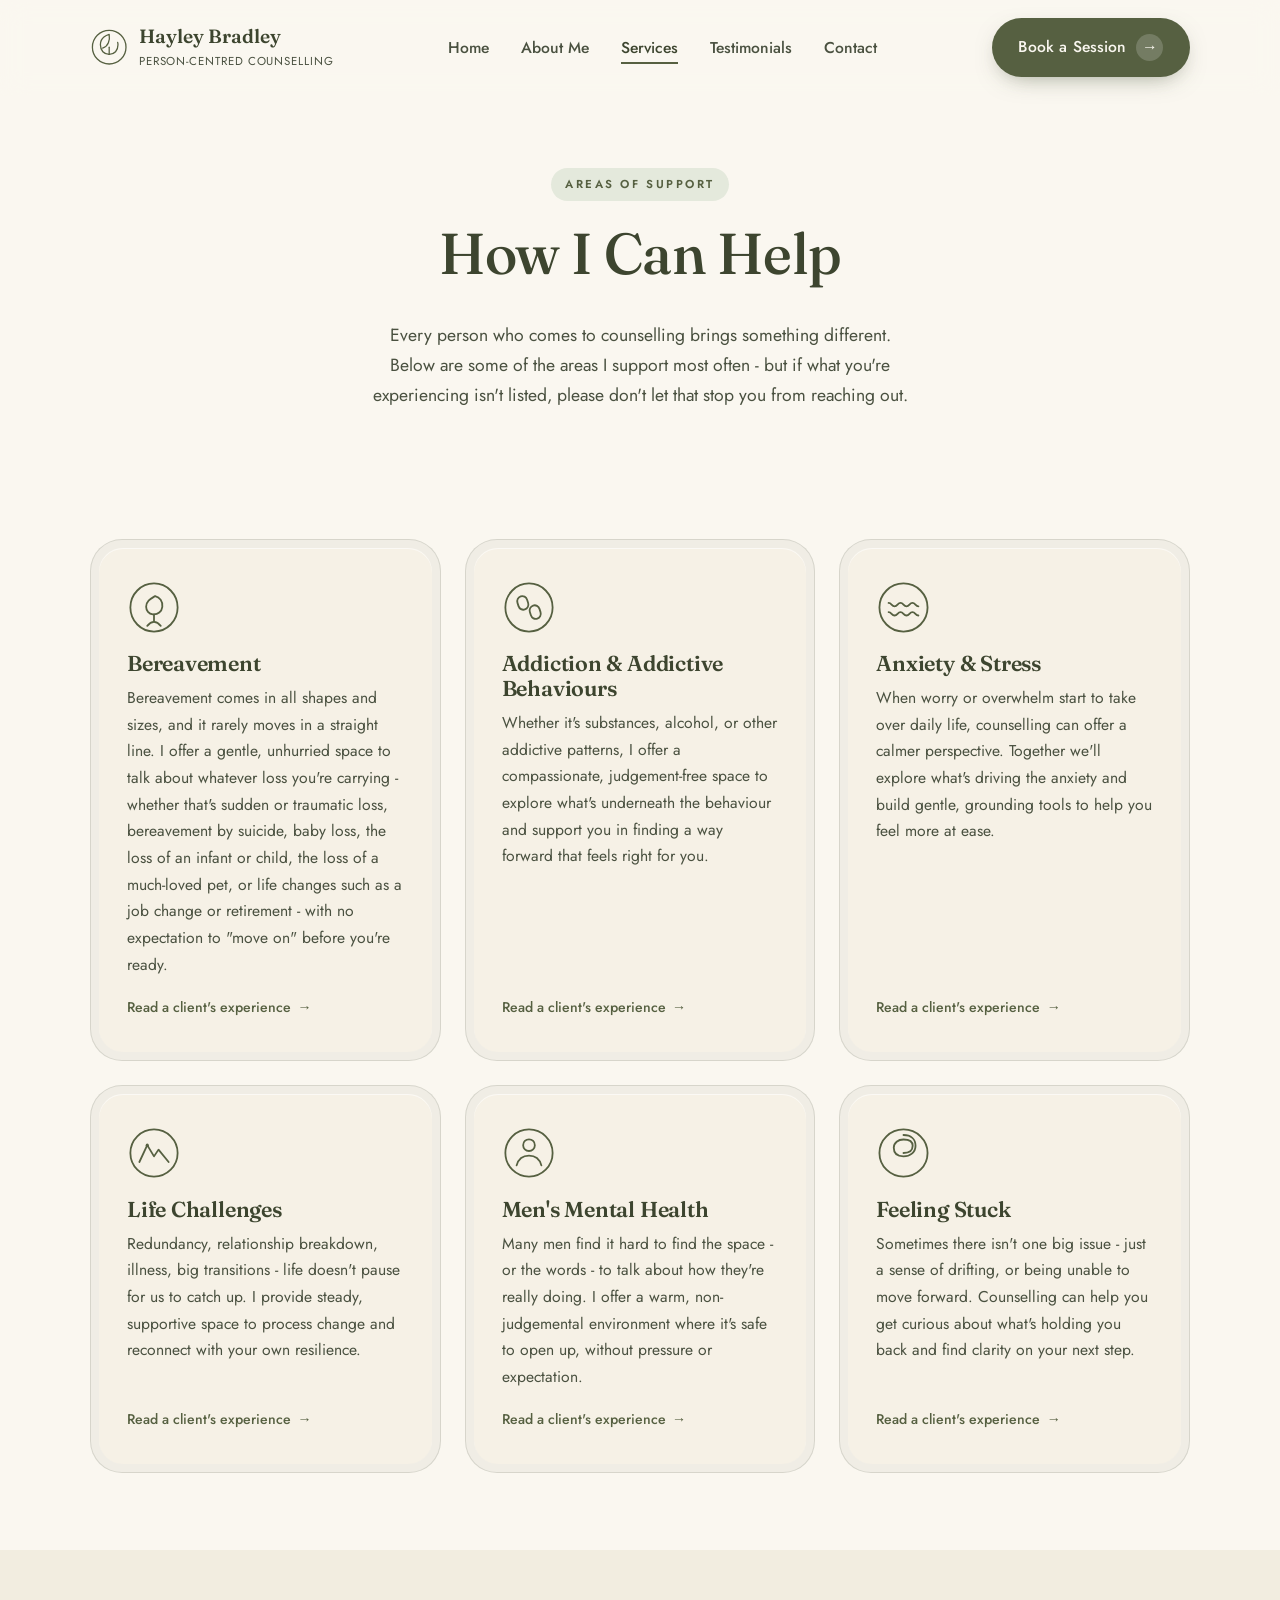
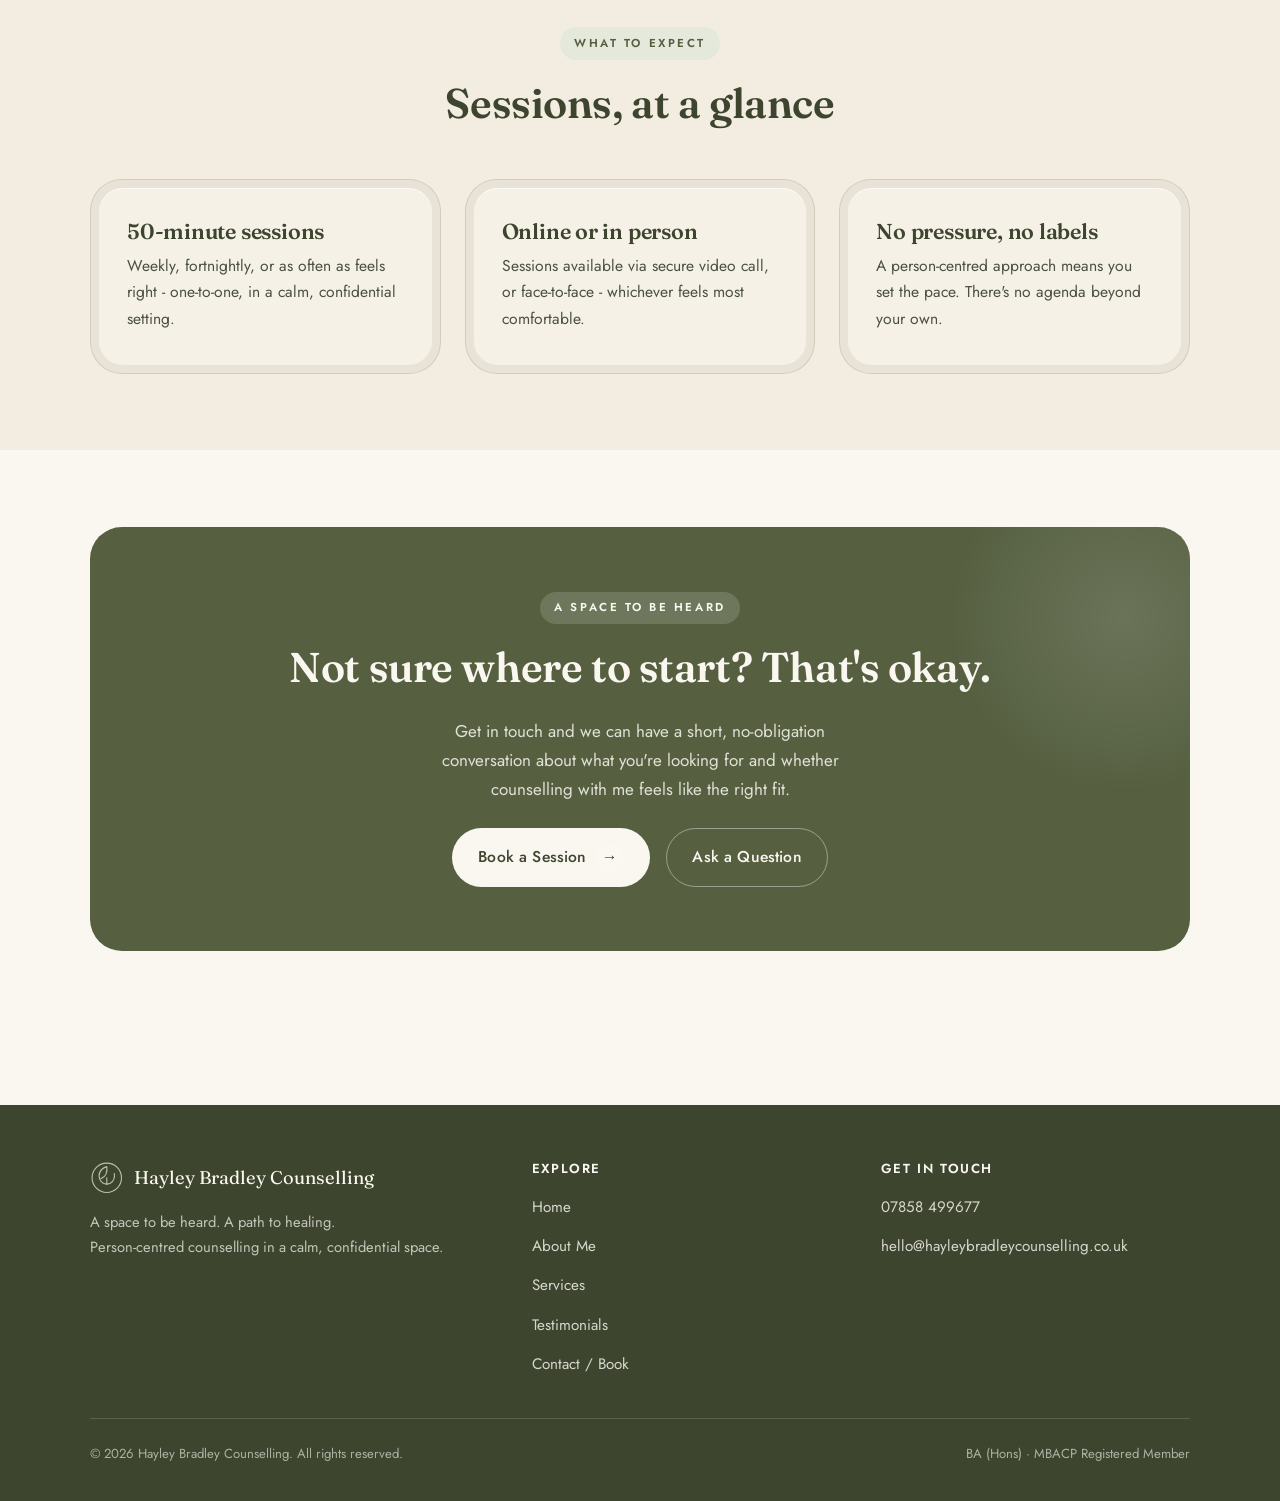
<file: services.html>
<!doctype html>
<html lang="en-GB">
<head>
  <meta charset="UTF-8" />
  <meta name="viewport" content="width=device-width, initial-scale=1" />
  <title>Services &amp; Areas of Support | Hayley Bradley Counselling</title>
  <meta name="description" content="Person-centred counselling support for bereavement, addiction, anxiety and stress, life challenges, men's mental health, and feeling stuck. Warm, holistic, one-to-one sessions." />
  <meta name="theme-color" content="#7d8a6a" />
  <link rel="icon" href="assets/icons/logo-leaf.svg" type="image/svg+xml" />
  <link rel="preconnect" href="https://fonts.googleapis.com" />
  <link rel="preconnect" href="https://fonts.gstatic.com" crossorigin />
  <link href="https://fonts.googleapis.com/css2?family=Fraunces:opsz,wght@9..144,400;9..144,500;9..144,600&family=Allura&family=Jost:wght@400;500;600&display=swap" rel="stylesheet" />
  <link rel="stylesheet" href="css/style.css?v=20261014c" />
  <meta property="og:title" content="Services - Hayley Bradley Counselling" />
  <meta property="og:description" content="Areas of support: bereavement, addiction, anxiety, life challenges, men's mental health, feeling stuck." />
  <meta property="og:type" content="website" />
</head>
<body>
  <a class="skip-link" href="#main">Skip to main content</a>

  <header class="site-header">
    <div class="container nav-row">
      <a class="brand" href="index.html">
        <svg viewBox="0 0 48 48" fill="none" stroke="currentColor" stroke-width="1.6" stroke-linecap="round" stroke-linejoin="round" aria-hidden="true">
          <circle cx="24" cy="24" r="21" />
          <path d="M24 33c-6.5 0-11-5-11-12 0-4 1.6-7.3 4.4-9.6C20.1 9.2 24 8 24 8s.9 5.8-1 10.4c-1.4 3.4-4.1 5.7-7.2 6.8" />
          <path d="M24 33c6.5 0 11-5 11-12 0-1.1-.1-2.1-.4-3" />
          <path d="M24 33v-9" />
        </svg>
        <span class="brand-name"><strong>Hayley Bradley</strong><span>Person-Centred Counselling</span></span>
      </a>
      <nav aria-label="Primary">
        <ul class="nav-links">
          <li><a href="index.html">Home</a></li>
          <li><a href="about.html">About Me</a></li>
          <li><a href="services.html" aria-current="page">Services</a></li>
          <li><a href="testimonials.html">Testimonials</a></li>
          <li><a href="contact.html">Contact</a></li>
        </ul>
      </nav>
      <div class="nav-actions">
        <a class="btn btn-primary" href="contact.html#book">Book a Session <span class="btn-icon" aria-hidden="true">→</span></a>
        <button class="nav-toggle" aria-expanded="false" aria-controls="mobile-menu" aria-label="Open menu">
          <span></span>
        </button>
      </div>
    </div>
  </header>

  <div class="mobile-menu" id="mobile-menu">
    <nav aria-label="Mobile">
      <ul>
        <li><a href="index.html">Home</a></li>
        <li><a href="about.html">About Me</a></li>
        <li><a href="services.html">Services</a></li>
        <li><a href="testimonials.html">Testimonials</a></li>
        <li><a href="contact.html">Contact / Book</a></li>
      </ul>
    </nav>
  </div>

  <main id="main">
    <section class="page-hero">
      <div class="container">
        <span class="eyebrow">Areas of Support</span>
        <h1>How I Can Help</h1>
        <p class="lede">Every person who comes to counselling brings something different. Below are some of the areas I support most often - but if what you're experiencing isn't listed, please don't let that stop you from reaching out.</p>
      </div>
    </section>

    <section>
      <div class="container">
        <div class="grid-support">
          <article class="support-card detailed card-shell reveal" id="bereavement">
            <div class="card-core">
              <div class="icon-badge"><img src="assets/icons/bereavement.svg" alt="" /></div>
              <h3>Bereavement</h3>
              <p>Bereavement comes in all shapes and sizes, and it rarely moves in a straight line. I offer a gentle, unhurried space to talk about whatever loss you're carrying - whether that's sudden or traumatic loss, bereavement by suicide, baby loss, the loss of an infant or child, the loss of a much-loved pet, or life changes such as a job change or retirement - with no expectation to "move on" before you're ready.</p>
              <a class="testimonial-link" href="testimonials.html#bereavement">Read a client's experience <span aria-hidden="true">→</span></a>
            </div>
          </article>
          <article class="support-card detailed card-shell reveal" id="addiction">
            <div class="card-core">
              <div class="icon-badge"><img src="assets/icons/addiction.svg" alt="" /></div>
              <h3>Addiction &amp; Addictive Behaviours</h3>
              <p>Whether it's substances, alcohol, or other addictive patterns, I offer a compassionate, judgement-free space to explore what's underneath the behaviour and support you in finding a way forward that feels right for you.</p>
              <a class="testimonial-link" href="testimonials.html#addiction">Read a client's experience <span aria-hidden="true">→</span></a>
            </div>
          </article>
          <article class="support-card detailed card-shell reveal" id="anxiety">
            <div class="card-core">
              <div class="icon-badge"><img src="assets/icons/anxiety.svg" alt="" /></div>
              <h3>Anxiety &amp; Stress</h3>
              <p>When worry or overwhelm start to take over daily life, counselling can offer a calmer perspective. Together we'll explore what's driving the anxiety and build gentle, grounding tools to help you feel more at ease.</p>
              <a class="testimonial-link" href="testimonials.html#anxiety">Read a client's experience <span aria-hidden="true">→</span></a>
            </div>
          </article>
          <article class="support-card detailed card-shell reveal" id="life-challenges">
            <div class="card-core">
              <div class="icon-badge"><img src="assets/icons/life-challenges.svg" alt="" /></div>
              <h3>Life Challenges</h3>
              <p>Redundancy, relationship breakdown, illness, big transitions - life doesn't pause for us to catch up. I provide steady, supportive space to process change and reconnect with your own resilience.</p>
              <a class="testimonial-link" href="testimonials.html#life-challenges">Read a client's experience <span aria-hidden="true">→</span></a>
            </div>
          </article>
          <article class="support-card detailed card-shell reveal" id="mens-mental-health">
            <div class="card-core">
              <div class="icon-badge"><img src="assets/icons/mens-mental-health.svg" alt="" /></div>
              <h3>Men's Mental Health</h3>
              <p>Many men find it hard to find the space - or the words - to talk about how they're really doing. I offer a warm, non-judgemental environment where it's safe to open up, without pressure or expectation.</p>
              <a class="testimonial-link" href="testimonials.html#mens-mental-health">Read a client's experience <span aria-hidden="true">→</span></a>
            </div>
          </article>
          <article class="support-card detailed card-shell reveal" id="feeling-stuck">
            <div class="card-core">
              <div class="icon-badge"><img src="assets/icons/feeling-stuck.svg" alt="" /></div>
              <h3>Feeling Stuck</h3>
              <p>Sometimes there isn't one big issue - just a sense of drifting, or being unable to move forward. Counselling can help you get curious about what's holding you back and find clarity on your next step.</p>
              <a class="testimonial-link" href="testimonials.html#feeling-stuck">Read a client's experience <span aria-hidden="true">→</span></a>
            </div>
          </article>
        </div>
      </div>
    </section>

    <section class="section-cream-soft">
      <div class="container">
        <div class="section-header center reveal">
          <span class="eyebrow">What to Expect</span>
          <h2>Sessions, at a glance</h2>
        </div>
        <div class="grid-support">
          <div class="support-card card-shell reveal">
            <div class="card-core">
              <h3>50-minute sessions</h3>
              <p>Weekly, fortnightly, or as often as feels right - one-to-one, in a calm, confidential setting.</p>
            </div>
          </div>
          <div class="support-card card-shell reveal">
            <div class="card-core">
              <h3>Online or in person</h3>
              <p>Sessions available via secure video call, or face-to-face - whichever feels most comfortable.</p>
            </div>
          </div>
          <div class="support-card card-shell reveal">
            <div class="card-core">
              <h3>No pressure, no labels</h3>
              <p>A person-centred approach means you set the pace. There's no agenda beyond your own.</p>
            </div>
          </div>
        </div>
      </div>
    </section>

    <section>
      <div class="container">
        <div class="cta-banner reveal">
          <span class="eyebrow" style="background:rgba(255,255,255,0.14); color:var(--cream);">A space to be heard</span>
          <h2>Not sure where to start? That's okay.</h2>
          <p>Get in touch and we can have a short, no-obligation conversation about what you're looking for and whether counselling with me feels like the right fit.</p>
          <div class="btn-row">
            <a class="btn btn-on-dark" href="contact.html#book">Book a Session <span class="btn-icon" aria-hidden="true">→</span></a>
            <a class="btn btn-ghost" style="color:var(--cream); border-color:rgba(255,255,255,0.4);" href="contact.html">Ask a Question</a>
          </div>
        </div>
      </div>
    </section>
  </main>

  <footer class="site-footer">
    <div class="container">
      <div class="footer-grid">
        <div>
          <div class="footer-brand">
            <svg viewBox="0 0 48 48" fill="none" stroke="currentColor" stroke-width="1.6" stroke-linecap="round" stroke-linejoin="round" aria-hidden="true">
              <circle cx="24" cy="24" r="21" />
              <path d="M24 33c-6.5 0-11-5-11-12 0-4 1.6-7.3 4.4-9.6C20.1 9.2 24 8 24 8s.9 5.8-1 10.4c-1.4 3.4-4.1 5.7-7.2 6.8" />
              <path d="M24 33c6.5 0 11-5 11-12 0-1.1-.1-2.1-.4-3" />
              <path d="M24 33v-9" />
            </svg>
            <span>Hayley Bradley Counselling</span>
          </div>
          <p>A space to be heard. A path to healing.<br />Person-centred counselling in a calm, confidential space.</p>
        </div>
        <div>
          <h4>Explore</h4>
          <ul class="footer-links">
            <li><a href="index.html">Home</a></li>
            <li><a href="about.html">About Me</a></li>
            <li><a href="services.html">Services</a></li>
            <li><a href="testimonials.html">Testimonials</a></li>
            <li><a href="contact.html">Contact / Book</a></li>
          </ul>
        </div>
        <div>
          <h4>Get in Touch</h4>
          <ul class="footer-links">
            <li><a href="tel:07858499677">07858 499677</a></li>
            <li><a href="mailto:hello@hayleybradleycounselling.co.uk">hello@hayleybradleycounselling.co.uk</a></li>
          </ul>
        </div>
      </div>
      <div class="footer-bottom">
        <span>&copy; <span id="year"></span> Hayley Bradley Counselling. All rights reserved.</span>
        <span>BA (Hons) &middot; MBACP Registered Member</span>
      </div>
    </div>
  </footer>

  <script src="js/main.js?v=20261014"></script>
</body>
</html>
</file>
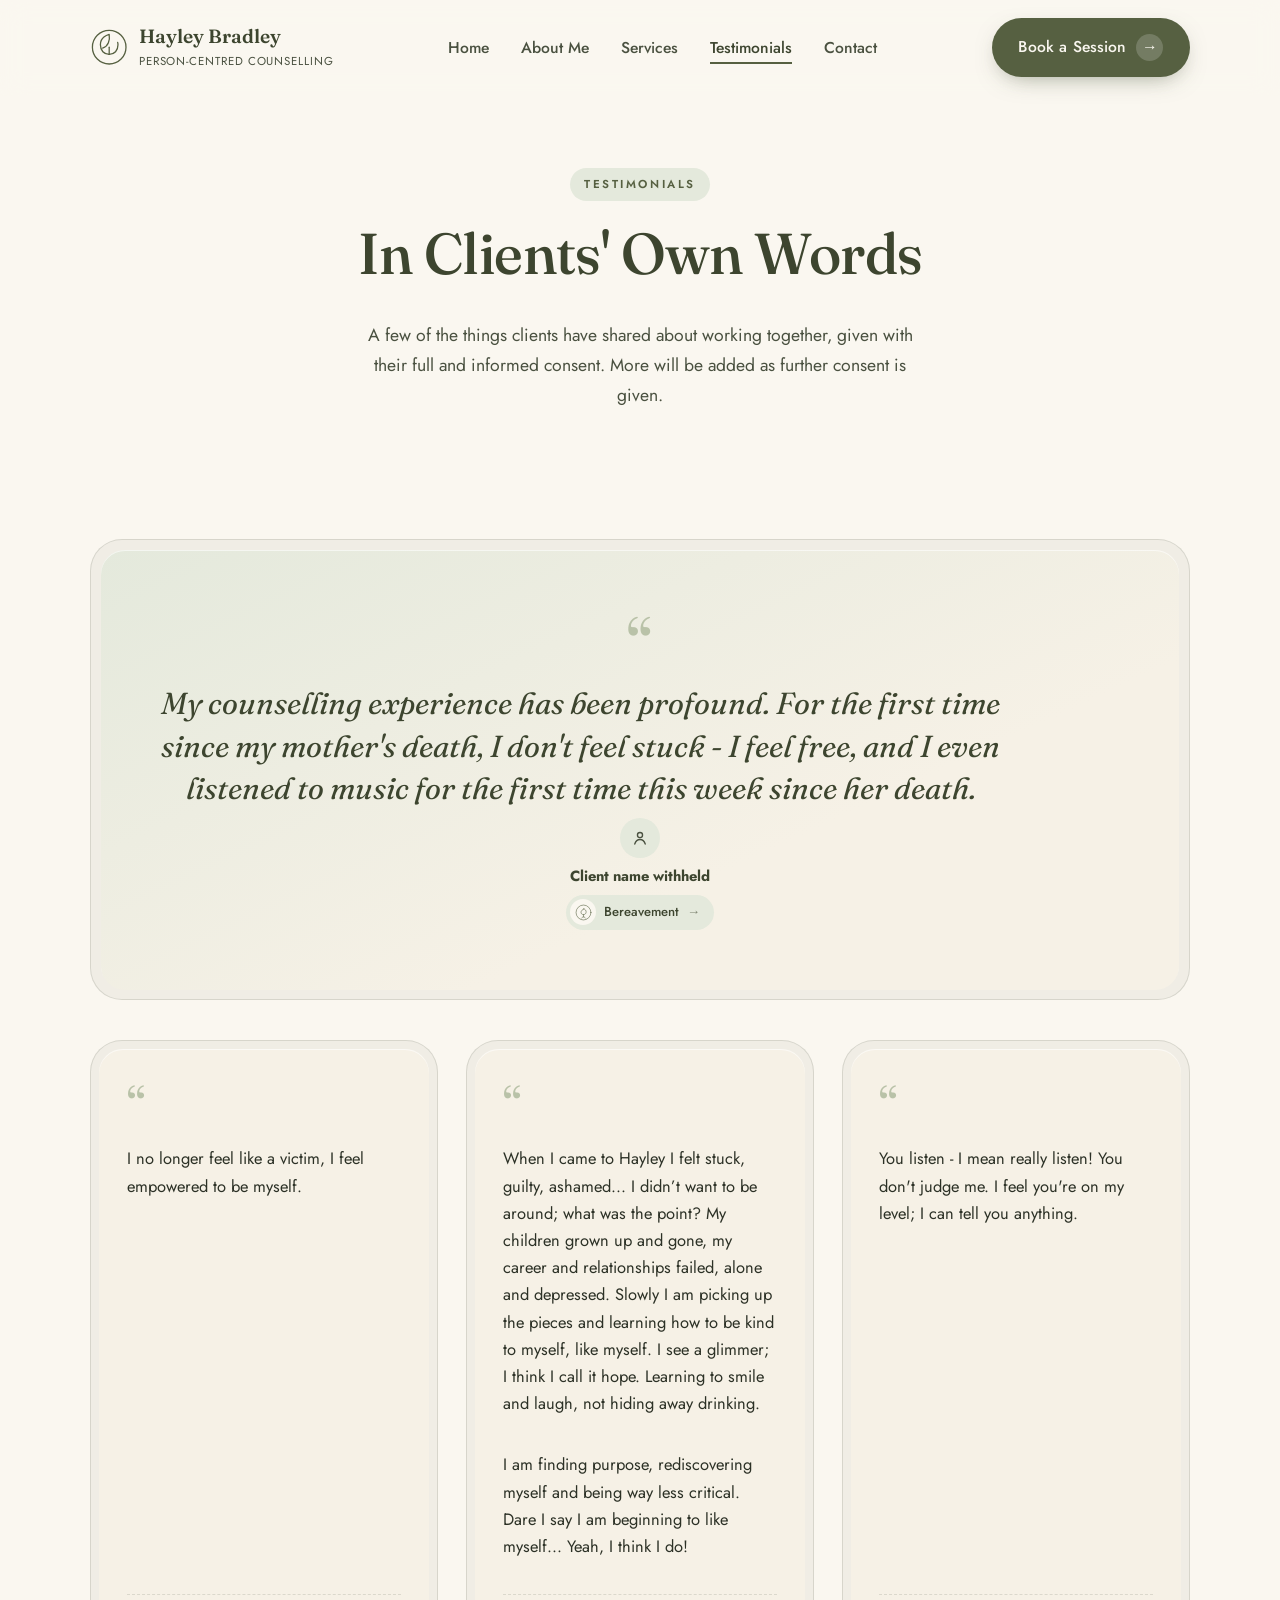
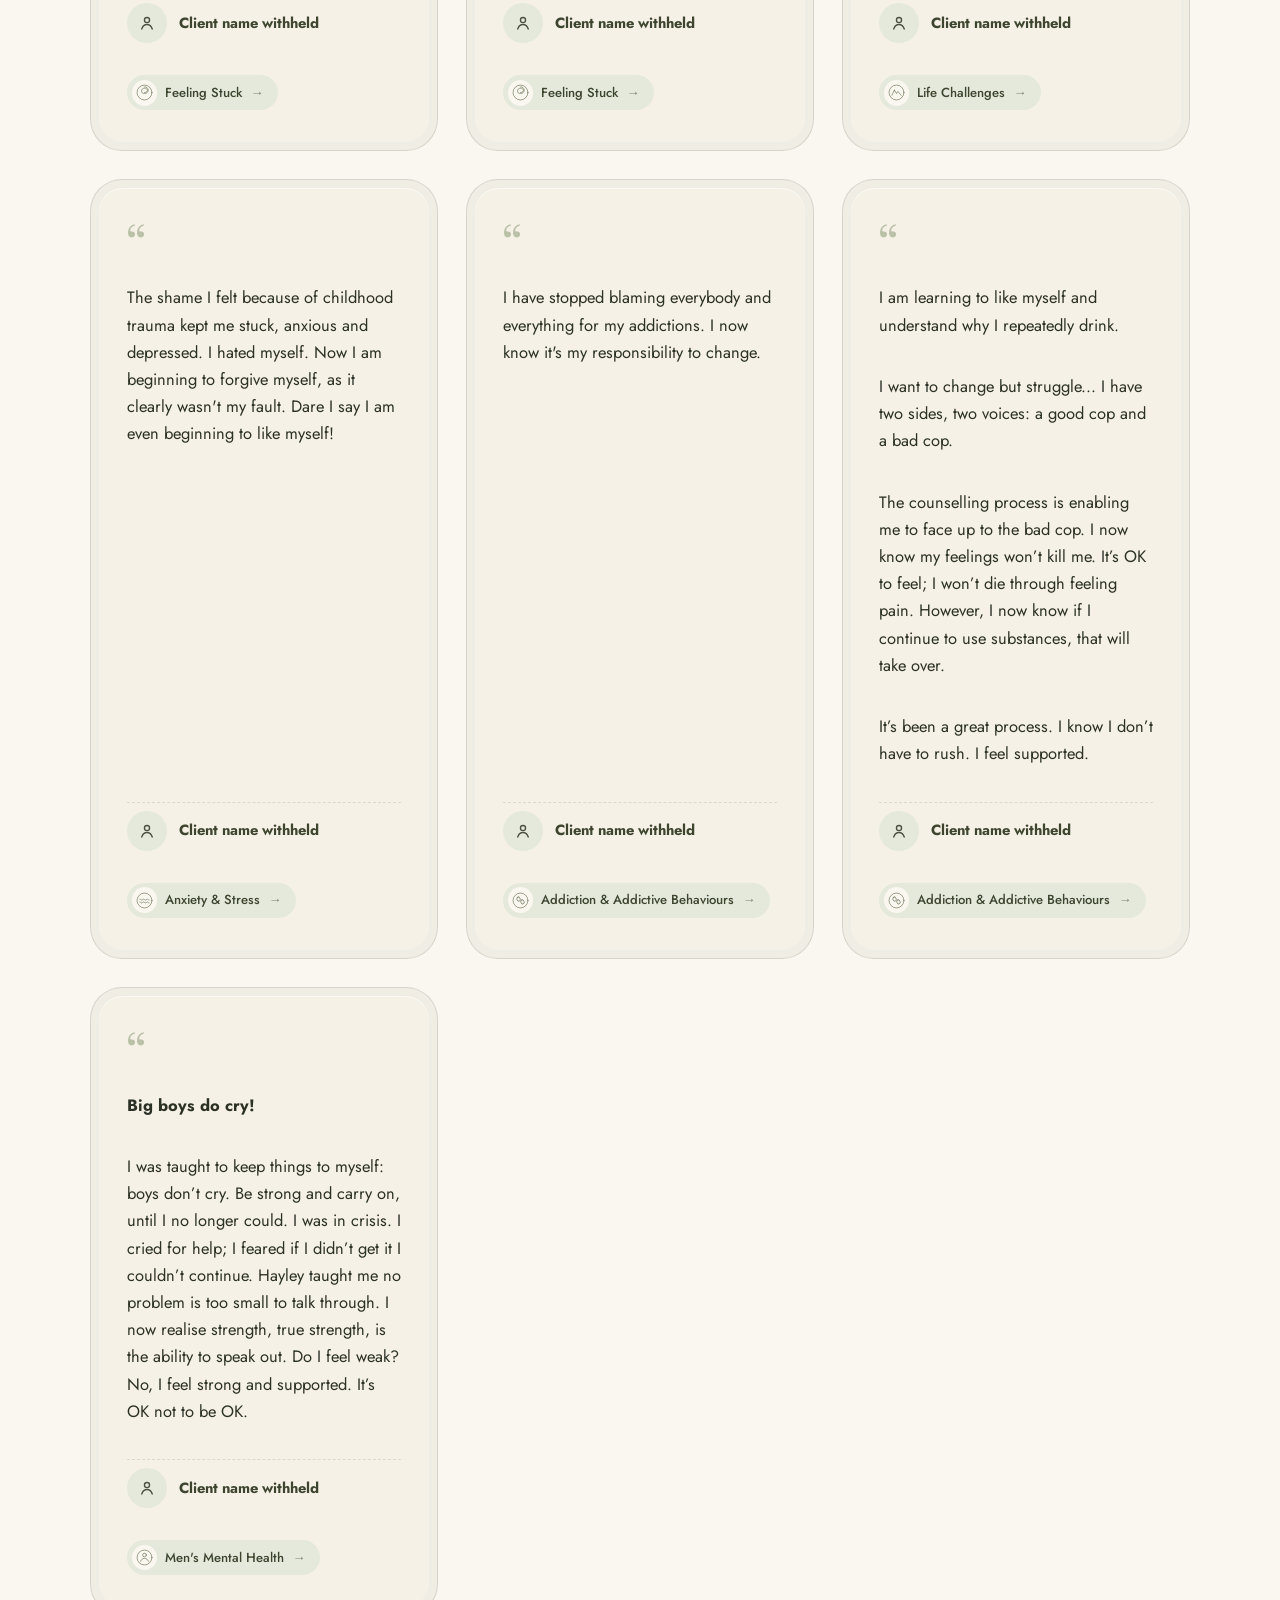
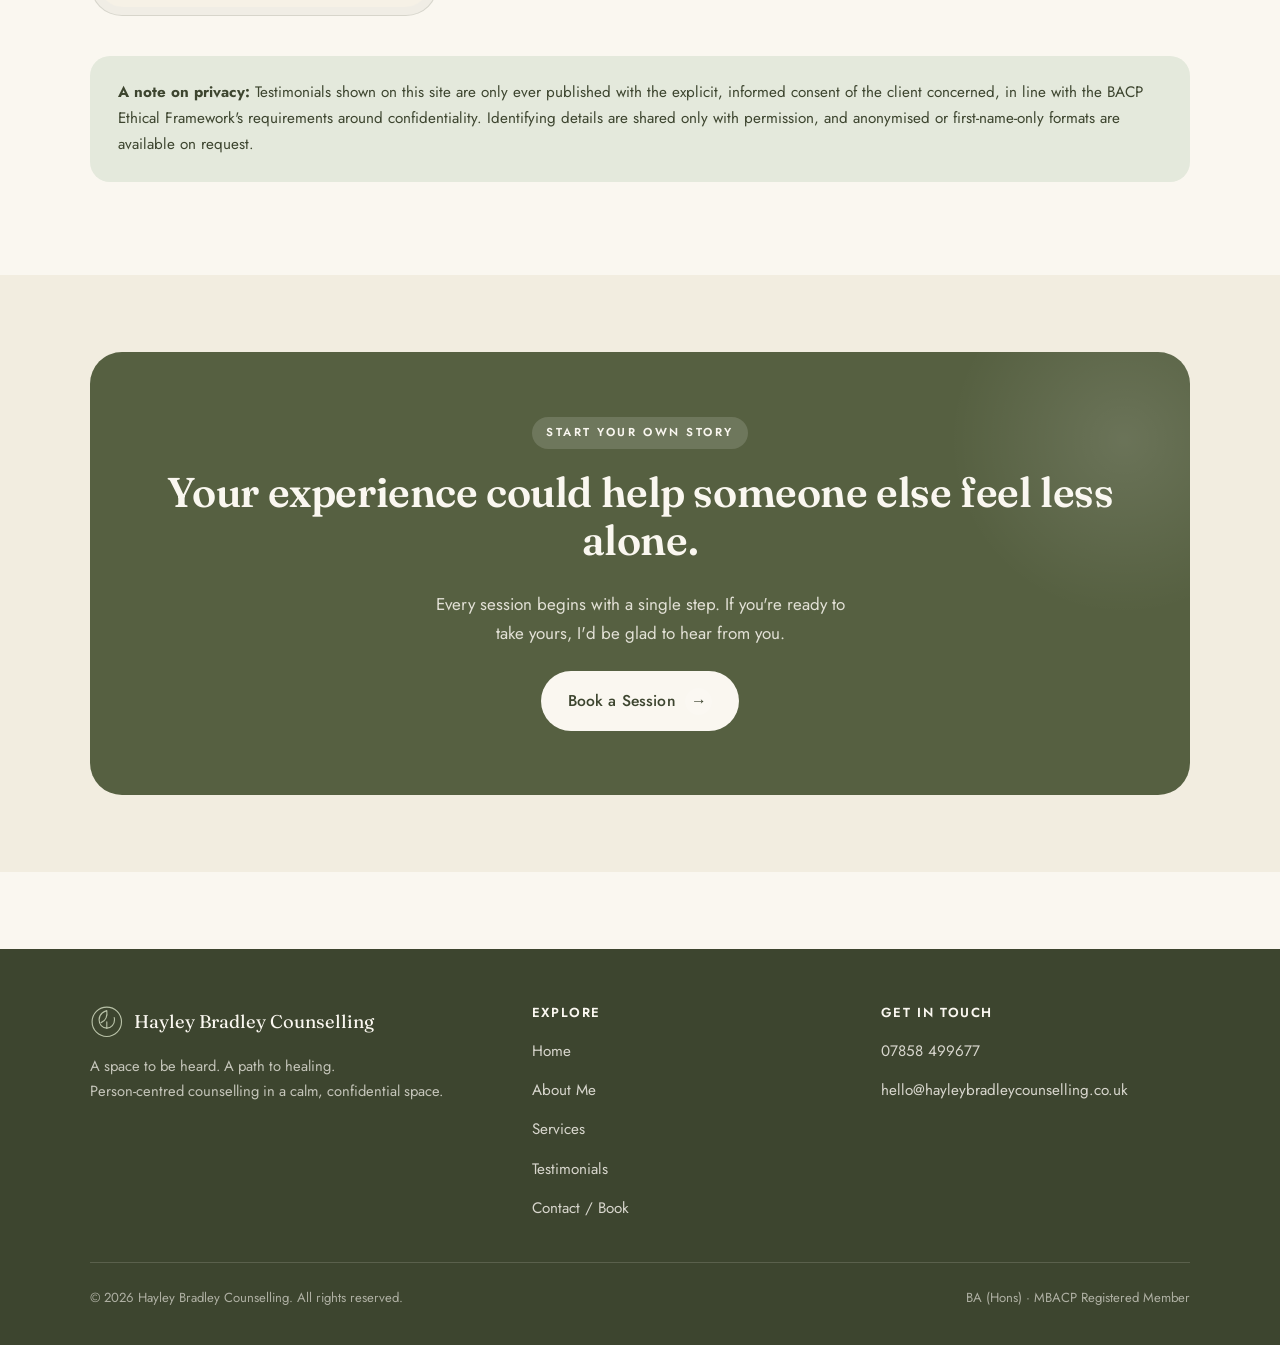
<file: testimonials.html>
<!doctype html>
<html lang="en-GB">
<head>
  <meta charset="UTF-8" />
  <meta name="viewport" content="width=device-width, initial-scale=1" />
  <title>Client Testimonials | Hayley Bradley Counselling</title>
  <meta name="description" content="What clients say about working with Hayley Bradley, BA (Hons), MBACP person-centred counsellor. Testimonials shared with explicit client consent." />
  <meta name="theme-color" content="#7d8a6a" />
  <link rel="icon" href="assets/icons/logo-leaf.svg" type="image/svg+xml" />
  <link rel="preconnect" href="https://fonts.googleapis.com" />
  <link rel="preconnect" href="https://fonts.gstatic.com" crossorigin />
  <link href="https://fonts.googleapis.com/css2?family=Fraunces:opsz,wght@9..144,400;9..144,500;9..144,600&family=Allura&family=Jost:wght@400;500;600&display=swap" rel="stylesheet" />
  <link rel="stylesheet" href="css/style.css?v=20261014c" />
  <meta property="og:title" content="Testimonials - Hayley Bradley Counselling" />
  <meta property="og:description" content="What clients say about counselling with Hayley Bradley." />
  <meta property="og:type" content="website" />
</head>
<body>
  <a class="skip-link" href="#main">Skip to main content</a>

  <header class="site-header">
    <div class="container nav-row">
      <a class="brand" href="index.html">
        <svg viewBox="0 0 48 48" fill="none" stroke="currentColor" stroke-width="1.6" stroke-linecap="round" stroke-linejoin="round" aria-hidden="true">
          <circle cx="24" cy="24" r="21" />
          <path d="M24 33c-6.5 0-11-5-11-12 0-4 1.6-7.3 4.4-9.6C20.1 9.2 24 8 24 8s.9 5.8-1 10.4c-1.4 3.4-4.1 5.7-7.2 6.8" />
          <path d="M24 33c6.5 0 11-5 11-12 0-1.1-.1-2.1-.4-3" />
          <path d="M24 33v-9" />
        </svg>
        <span class="brand-name"><strong>Hayley Bradley</strong><span>Person-Centred Counselling</span></span>
      </a>
      <nav aria-label="Primary">
        <ul class="nav-links">
          <li><a href="index.html">Home</a></li>
          <li><a href="about.html">About Me</a></li>
          <li><a href="services.html">Services</a></li>
          <li><a href="testimonials.html" aria-current="page">Testimonials</a></li>
          <li><a href="contact.html">Contact</a></li>
        </ul>
      </nav>
      <div class="nav-actions">
        <a class="btn btn-primary" href="contact.html#book">Book a Session <span class="btn-icon" aria-hidden="true">→</span></a>
        <button class="nav-toggle" aria-expanded="false" aria-controls="mobile-menu" aria-label="Open menu">
          <span></span>
        </button>
      </div>
    </div>
  </header>

  <div class="mobile-menu" id="mobile-menu">
    <nav aria-label="Mobile">
      <ul>
        <li><a href="index.html">Home</a></li>
        <li><a href="about.html">About Me</a></li>
        <li><a href="services.html">Services</a></li>
        <li><a href="testimonials.html">Testimonials</a></li>
        <li><a href="contact.html">Contact / Book</a></li>
      </ul>
    </nav>
  </div>

  <main id="main">
    <section class="page-hero">
      <div class="container">
        <span class="eyebrow">Testimonials</span>
        <h1>In Clients' Own Words</h1>
        <p class="lede">A few of the things clients have shared about working together, given with their full and informed consent. More will be added as further consent is given.</p>
      </div>
    </section>

    <section>
      <div class="container">
        <div class="testimonial-spotlight reveal" id="bereavement">
          <div class="card-shell">
            <div class="card-core">
              <span class="testimonial-quote-mark" aria-hidden="true">&ldquo;</span>
              <blockquote>My counselling experience has been profound. For the first time since my mother's death, I don't feel stuck - I feel free, and I even listened to music for the first time this week since her death.</blockquote>
              <div class="testimonial-meta">
                <span class="testimonial-avatar" aria-hidden="true">
                  <svg width="18" height="18" viewBox="0 0 24 24" fill="none" stroke="currentColor" stroke-width="1.8" stroke-linecap="round" stroke-linejoin="round"><circle cx="12" cy="8" r="3.4"/><path d="M5 20c1.3-4 4-6 7-6s5.7 2 7 6"/></svg>
                </span>
                <strong>Client name withheld</strong>
              </div>
              <a class="service-tag" href="services.html#bereavement">
                <span class="service-tag-icon"><img src="assets/icons/bereavement.svg" alt="" /></span>
                Bereavement
                <span class="service-tag-arrow" aria-hidden="true">→</span>
              </a>
            </div>
          </div>
        </div>

        <div class="testimonial-grid">
          <article class="testimonial-card card-shell reveal" id="feeling-stuck">
            <div class="card-core">
              <span class="testimonial-quote-mark" aria-hidden="true">&ldquo;</span>
              <p class="testimonial-quote-text">I no longer feel like a victim, I feel empowered to be myself.</p>
              <div class="testimonial-meta">
                <span class="testimonial-avatar" aria-hidden="true">
                  <svg width="18" height="18" viewBox="0 0 24 24" fill="none" stroke="currentColor" stroke-width="1.8" stroke-linecap="round" stroke-linejoin="round"><circle cx="12" cy="8" r="3.4"/><path d="M5 20c1.3-4 4-6 7-6s5.7 2 7 6"/></svg>
                </span>
                <strong>Client name withheld</strong>
              </div>
              <a class="service-tag" href="services.html#feeling-stuck">
                <span class="service-tag-icon"><img src="assets/icons/feeling-stuck.svg" alt="" /></span>
                Feeling Stuck
                <span class="service-tag-arrow" aria-hidden="true">→</span>
              </a>
            </div>
          </article>
          <article class="testimonial-card card-shell reveal">
            <div class="card-core">
              <span class="testimonial-quote-mark" aria-hidden="true">&ldquo;</span>
              <p class="testimonial-quote-text">When I came to Hayley I felt stuck, guilty, ashamed... I didn&rsquo;t want to be around; what was the point? My children grown up and gone, my career and relationships failed, alone and depressed. Slowly I am picking up the pieces and learning how to be kind to myself, like myself. I see a glimmer; I think I call it hope. Learning to smile and laugh, not hiding away drinking.</p>
              <p class="testimonial-quote-text">I am finding purpose, rediscovering myself and being way less critical. Dare I say I am beginning to like myself... Yeah, I think I do!</p>
              <div class="testimonial-meta">
                <span class="testimonial-avatar" aria-hidden="true">
                  <svg width="18" height="18" viewBox="0 0 24 24" fill="none" stroke="currentColor" stroke-width="1.8" stroke-linecap="round" stroke-linejoin="round"><circle cx="12" cy="8" r="3.4"/><path d="M5 20c1.3-4 4-6 7-6s5.7 2 7 6"/></svg>
                </span>
                <strong>Client name withheld</strong>
              </div>
              <a class="service-tag" href="services.html#feeling-stuck">
                <span class="service-tag-icon"><img src="assets/icons/feeling-stuck.svg" alt="" /></span>
                Feeling Stuck
                <span class="service-tag-arrow" aria-hidden="true">→</span>
              </a>
            </div>
          </article>
          <article class="testimonial-card card-shell reveal" id="life-challenges">
            <div class="card-core">
              <span class="testimonial-quote-mark" aria-hidden="true">&ldquo;</span>
              <p class="testimonial-quote-text">You listen - I mean really listen! You don't judge me. I feel you're on my level; I can tell you anything.</p>
              <div class="testimonial-meta">
                <span class="testimonial-avatar" aria-hidden="true">
                  <svg width="18" height="18" viewBox="0 0 24 24" fill="none" stroke="currentColor" stroke-width="1.8" stroke-linecap="round" stroke-linejoin="round"><circle cx="12" cy="8" r="3.4"/><path d="M5 20c1.3-4 4-6 7-6s5.7 2 7 6"/></svg>
                </span>
                <strong>Client name withheld</strong>
              </div>
              <a class="service-tag" href="services.html#life-challenges">
                <span class="service-tag-icon"><img src="assets/icons/life-challenges.svg" alt="" /></span>
                Life Challenges
                <span class="service-tag-arrow" aria-hidden="true">→</span>
              </a>
            </div>
          </article>
          <article class="testimonial-card card-shell reveal" id="anxiety">
            <div class="card-core">
              <span class="testimonial-quote-mark" aria-hidden="true">&ldquo;</span>
              <p class="testimonial-quote-text">The shame I felt because of childhood trauma kept me stuck, anxious and depressed. I hated myself. Now I am beginning to forgive myself, as it clearly wasn't my fault. Dare I say I am even beginning to like myself!</p>
              <div class="testimonial-meta">
                <span class="testimonial-avatar" aria-hidden="true">
                  <svg width="18" height="18" viewBox="0 0 24 24" fill="none" stroke="currentColor" stroke-width="1.8" stroke-linecap="round" stroke-linejoin="round"><circle cx="12" cy="8" r="3.4"/><path d="M5 20c1.3-4 4-6 7-6s5.7 2 7 6"/></svg>
                </span>
                <strong>Client name withheld</strong>
              </div>
              <a class="service-tag" href="services.html#anxiety">
                <span class="service-tag-icon"><img src="assets/icons/anxiety.svg" alt="" /></span>
                Anxiety &amp; Stress
                <span class="service-tag-arrow" aria-hidden="true">→</span>
              </a>
            </div>
          </article>
          <article class="testimonial-card card-shell reveal" id="addiction">
            <div class="card-core">
              <span class="testimonial-quote-mark" aria-hidden="true">&ldquo;</span>
              <p class="testimonial-quote-text">I have stopped blaming everybody and everything for my addictions. I now know it's my responsibility to change.</p>
              <div class="testimonial-meta">
                <span class="testimonial-avatar" aria-hidden="true">
                  <svg width="18" height="18" viewBox="0 0 24 24" fill="none" stroke="currentColor" stroke-width="1.8" stroke-linecap="round" stroke-linejoin="round"><circle cx="12" cy="8" r="3.4"/><path d="M5 20c1.3-4 4-6 7-6s5.7 2 7 6"/></svg>
                </span>
                <strong>Client name withheld</strong>
              </div>
              <a class="service-tag" href="services.html#addiction">
                <span class="service-tag-icon"><img src="assets/icons/addiction.svg" alt="" /></span>
                Addiction &amp; Addictive Behaviours
                <span class="service-tag-arrow" aria-hidden="true">→</span>
              </a>
            </div>
          </article>
          <article class="testimonial-card card-shell reveal">
            <div class="card-core">
              <span class="testimonial-quote-mark" aria-hidden="true">&ldquo;</span>
              <p class="testimonial-quote-text">I am learning to like myself and understand why I repeatedly drink.</p>
              <p class="testimonial-quote-text">I want to change but struggle... I have two sides, two voices: a good cop and a bad cop.</p>
              <p class="testimonial-quote-text">The counselling process is enabling me to face up to the bad cop. I now know my feelings won&rsquo;t kill me. It&rsquo;s OK to feel; I won&rsquo;t die through feeling pain. However, I now know if I continue to use substances, that will take over.</p>
              <p class="testimonial-quote-text">It&rsquo;s been a great process. I know I don&rsquo;t have to rush. I feel supported.</p>
              <div class="testimonial-meta">
                <span class="testimonial-avatar" aria-hidden="true">
                  <svg width="18" height="18" viewBox="0 0 24 24" fill="none" stroke="currentColor" stroke-width="1.8" stroke-linecap="round" stroke-linejoin="round"><circle cx="12" cy="8" r="3.4"/><path d="M5 20c1.3-4 4-6 7-6s5.7 2 7 6"/></svg>
                </span>
                <strong>Client name withheld</strong>
              </div>
              <a class="service-tag" href="services.html#addiction">
                <span class="service-tag-icon"><img src="assets/icons/addiction.svg" alt="" /></span>
                Addiction &amp; Addictive Behaviours
                <span class="service-tag-arrow" aria-hidden="true">→</span>
              </a>
            </div>
          </article>
          <article class="testimonial-card card-shell reveal" id="mens-mental-health">
            <div class="card-core">
              <span class="testimonial-quote-mark" aria-hidden="true">&ldquo;</span>
              <p class="testimonial-quote-text"><strong>Big boys do cry!</strong></p>
              <p class="testimonial-quote-text">I was taught to keep things to myself: boys don&rsquo;t cry. Be strong and carry on, until I no longer could. I was in crisis. I cried for help; I feared if I didn&rsquo;t get it I couldn&rsquo;t continue. Hayley taught me no problem is too small to talk through. I now realise strength, true strength, is the ability to speak out. Do I feel weak? No, I feel strong and supported. It&rsquo;s OK not to be OK.</p>
              <div class="testimonial-meta">
                <span class="testimonial-avatar" aria-hidden="true">
                  <svg width="18" height="18" viewBox="0 0 24 24" fill="none" stroke="currentColor" stroke-width="1.8" stroke-linecap="round" stroke-linejoin="round"><circle cx="12" cy="8" r="3.4"/><path d="M5 20c1.3-4 4-6 7-6s5.7 2 7 6"/></svg>
                </span>
                <strong>Client name withheld</strong>
              </div>
              <a class="service-tag" href="services.html#mens-mental-health">
                <span class="service-tag-icon"><img src="assets/icons/mens-mental-health.svg" alt="" /></span>
                Men's Mental Health
                <span class="service-tag-arrow" aria-hidden="true">→</span>
              </a>
            </div>
          </article>
        </div>

        <p class="testimonials-note reveal">
          <strong>A note on privacy:</strong> Testimonials shown on this site are only ever published with the explicit, informed consent of the client concerned, in line with the BACP Ethical Framework's requirements around confidentiality. Identifying details are shared only with permission, and anonymised or first-name-only formats are available on request.
        </p>
      </div>
    </section>

    <section class="section-cream-soft">
      <div class="container">
        <div class="cta-banner reveal" style="background: var(--sage-dark);">
          <span class="eyebrow" style="background:rgba(255,255,255,0.14); color:var(--cream);">Start Your Own Story</span>
          <h2>Your experience could help someone else feel less alone.</h2>
          <p>Every session begins with a single step. If you're ready to take yours, I'd be glad to hear from you.</p>
          <div class="btn-row">
            <a class="btn btn-on-dark" href="contact.html#book">Book a Session <span class="btn-icon" aria-hidden="true">→</span></a>
          </div>
        </div>
      </div>
    </section>
  </main>

  <footer class="site-footer">
    <div class="container">
      <div class="footer-grid">
        <div>
          <div class="footer-brand">
            <svg viewBox="0 0 48 48" fill="none" stroke="currentColor" stroke-width="1.6" stroke-linecap="round" stroke-linejoin="round" aria-hidden="true">
              <circle cx="24" cy="24" r="21" />
              <path d="M24 33c-6.5 0-11-5-11-12 0-4 1.6-7.3 4.4-9.6C20.1 9.2 24 8 24 8s.9 5.8-1 10.4c-1.4 3.4-4.1 5.7-7.2 6.8" />
              <path d="M24 33c6.5 0 11-5 11-12 0-1.1-.1-2.1-.4-3" />
              <path d="M24 33v-9" />
            </svg>
            <span>Hayley Bradley Counselling</span>
          </div>
          <p>A space to be heard. A path to healing.<br />Person-centred counselling in a calm, confidential space.</p>
        </div>
        <div>
          <h4>Explore</h4>
          <ul class="footer-links">
            <li><a href="index.html">Home</a></li>
            <li><a href="about.html">About Me</a></li>
            <li><a href="services.html">Services</a></li>
            <li><a href="testimonials.html">Testimonials</a></li>
            <li><a href="contact.html">Contact / Book</a></li>
          </ul>
        </div>
        <div>
          <h4>Get in Touch</h4>
          <ul class="footer-links">
            <li><a href="tel:07858499677">07858 499677</a></li>
            <li><a href="mailto:hello@hayleybradleycounselling.co.uk">hello@hayleybradleycounselling.co.uk</a></li>
          </ul>
        </div>
      </div>
      <div class="footer-bottom">
        <span>&copy; <span id="year"></span> Hayley Bradley Counselling. All rights reserved.</span>
        <span>BA (Hons) &middot; MBACP Registered Member</span>
      </div>
    </div>
  </footer>

  <script src="js/main.js?v=20261014"></script>
</body>
</html>
</file>
<file: css/style.css>
/* ==========================================================================
   Hayley Bradley Counselling - stylesheet
   Palette: sage green + cream, calm & holistic, nature-informed.
   ========================================================================== */

:root {
  /* Brand colour system */
  --cream: #faf7f0;
  --cream-soft: #f2ede0;
  --cream-card: #f6f1e6;
  --sage: #7d8a6a;
  --sage-light: #b9c2a8;
  --sage-pale: #e4e9dc;
  --sage-dark: #566041;
  --sage-deep: #3d452f;
  --charcoal: #2c3126;
  --charcoal-soft: #4a5140;
  --white: #ffffff;
  --line: rgba(61, 69, 47, 0.14);

  /* Type */
  --font-display: "Fraunces", "Iowan Old Style", Georgia, serif;
  --font-script: "Allura", "Segoe Script", cursive;
  --font-body: "Jost", "Trebuchet MS", sans-serif;

  /* Spacing / shape */
  --radius-lg: 2rem;
  --radius-md: 1.25rem;
  --radius-sm: 0.75rem;
  --section-pad: clamp(3.5rem, 6vw, 7rem);
  --container: 1180px;

  /* Motion */
  --ease-soft: cubic-bezier(0.22, 0.61, 0.36, 1);
  --dur: 700ms;

  color-scheme: light;
}

/* ---------- Reset ---------- */
*, *::before, *::after { box-sizing: border-box; }
html { scroll-behavior: smooth; }
@media (prefers-reduced-motion: reduce) {
  html { scroll-behavior: auto; }
  *, *::before, *::after {
    animation-duration: 0.001ms !important;
    animation-iteration-count: 1 !important;
    transition-duration: 0.001ms !important;
    scroll-behavior: auto !important;
  }
}

body {
  margin: 0;
  background: var(--cream);
  color: var(--charcoal);
  font-family: var(--font-body);
  font-size: 1.0625rem;
  line-height: 1.7;
  -webkit-font-smoothing: antialiased;
}

img { max-width: 100%; display: block; }
a { color: inherit; }
h1, h2, h3, h4 {
  font-family: var(--font-display);
  font-weight: 600;
  line-height: 1.15;
  color: var(--sage-deep);
  margin: 0 0 0.6em;
  letter-spacing: -0.01em;
}
h1 { font-size: clamp(2.4rem, 5vw, 3.6rem); font-weight: 500; }
h2 { font-size: clamp(1.9rem, 3.4vw, 2.6rem); }
h3 { font-size: 1.35rem; }
p { margin: 0 0 1.1em; }
ul { padding-left: 1.2em; }

.script {
  font-family: var(--font-script);
  font-weight: 400;
  color: var(--sage-dark);
  font-size: 1.9em;
  line-height: 1;
  display: inline-block;
}

.container {
  width: 100%;
  max-width: var(--container);
  margin-inline: auto;
  padding-inline: clamp(1.25rem, 4vw, 2.5rem);
}

/* Skip link */
.skip-link {
  position: absolute;
  left: 1rem;
  top: -4rem;
  background: var(--sage-deep);
  color: var(--cream);
  padding: 0.75rem 1.25rem;
  border-radius: var(--radius-sm);
  z-index: 200;
  transition: top 200ms var(--ease-soft);
}
.skip-link:focus { top: 1rem; }

/* Focus visibility everywhere */
a:focus-visible,
button:focus-visible,
input:focus-visible,
textarea:focus-visible,
[tabindex]:focus-visible {
  outline: 3px solid var(--sage-dark);
  outline-offset: 3px;
  border-radius: 4px;
}

/* ---------- Buttons ---------- */
.btn {
  display: inline-flex;
  align-items: center;
  gap: 0.6rem;
  font-family: var(--font-body);
  font-size: 0.98rem;
  font-weight: 500;
  letter-spacing: 0.01em;
  padding: 0.95rem 1.6rem;
  border-radius: 999px;
  border: 1px solid transparent;
  cursor: pointer;
  text-decoration: none;
  transition: transform 420ms var(--ease-soft), box-shadow 420ms var(--ease-soft), background 420ms var(--ease-soft);
  white-space: nowrap;
}
.btn:active { transform: scale(0.98); }

.btn-primary {
  background: var(--sage-dark);
  color: var(--cream);
  box-shadow: 0 8px 24px -10px rgba(61, 69, 47, 0.55);
}
.btn-primary:hover {
  background: var(--sage-deep);
  transform: translateY(-2px);
  box-shadow: 0 14px 28px -12px rgba(61, 69, 47, 0.55);
}

.btn-ghost {
  background: transparent;
  color: var(--sage-deep);
  border-color: var(--sage);
}
.btn-ghost:hover {
  background: var(--sage-pale);
  transform: translateY(-2px);
}

.btn-on-dark {
  background: var(--cream);
  color: var(--sage-deep);
}
.btn-on-dark:hover {
  background: var(--white);
  transform: translateY(-2px);
}

.btn .btn-icon {
  width: 1.7rem;
  height: 1.7rem;
  border-radius: 999px;
  background: rgba(255, 255, 255, 0.18);
  display: inline-flex;
  align-items: center;
  justify-content: center;
  flex-shrink: 0;
  transition: transform 420ms var(--ease-soft);
}
.btn-ghost .btn-icon { background: rgba(61, 69, 47, 0.08); }
.btn:hover .btn-icon { transform: translate(2px, -1px); }

/* ---------- Eyebrow tag ---------- */
.eyebrow {
  display: inline-block;
  font-family: var(--font-body);
  font-size: 0.72rem;
  font-weight: 600;
  letter-spacing: 0.22em;
  text-transform: uppercase;
  color: var(--sage-dark);
  background: var(--sage-pale);
  padding: 0.4rem 0.9rem;
  border-radius: 999px;
  margin-bottom: 1.25rem;
}

/* ---------- Header / Nav ---------- */
.site-header {
  position: sticky;
  top: 0;
  z-index: 100;
  background: rgba(250, 247, 240, 0.88);
  backdrop-filter: blur(14px);
  -webkit-backdrop-filter: blur(14px);
  border-bottom: 1px solid transparent;
  transition: border-color 400ms var(--ease-soft), box-shadow 400ms var(--ease-soft);
}
.site-header.is-scrolled {
  border-bottom-color: var(--line);
  box-shadow: 0 12px 30px -24px rgba(61, 69, 47, 0.6);
}

.nav-row {
  display: flex;
  align-items: center;
  justify-content: space-between;
  padding-block: 1.1rem;
  gap: 1rem;
}

.brand {
  display: inline-flex;
  align-items: center;
  gap: 0.65rem;
  text-decoration: none;
  color: var(--sage-deep);
}
.brand svg { width: 2.4rem; height: 2.4rem; color: var(--sage-dark); flex-shrink: 0; }
.brand-name {
  font-family: var(--font-display);
  font-size: 1.2rem;
  line-height: 1.15;
}
.brand-name strong { display: block; font-weight: 600; }
.brand-name span { font-size: 0.72rem; letter-spacing: 0.08em; text-transform: uppercase; color: var(--charcoal-soft); font-family: var(--font-body); }

.nav-links {
  display: none;
  align-items: center;
  gap: 2rem;
  list-style: none;
  margin: 0;
  padding: 0;
}
.nav-links a {
  text-decoration: none;
  font-size: 0.98rem;
  font-weight: 500;
  color: var(--charcoal-soft);
  position: relative;
  padding-bottom: 0.2rem;
}
.nav-links a::after {
  content: "";
  position: absolute;
  left: 0; right: 100%;
  bottom: -2px;
  height: 2px;
  background: var(--sage-dark);
  transition: right 380ms var(--ease-soft);
}
.nav-links a:hover::after,
.nav-links a[aria-current="page"]::after { right: 0; }
.nav-links a[aria-current="page"] { color: var(--sage-deep); }

.nav-actions { display: flex; align-items: center; gap: 1rem; }
.nav-actions .btn { display: none; }

.nav-toggle {
  width: 2.75rem;
  height: 2.75rem;
  border-radius: 999px;
  border: 1px solid var(--line);
  background: var(--cream-card);
  display: inline-flex;
  align-items: center;
  justify-content: center;
  cursor: pointer;
  position: relative;
  flex-shrink: 0;
}
.nav-toggle span,
.nav-toggle span::before,
.nav-toggle span::after {
  content: "";
  position: absolute;
  width: 1.15rem;
  height: 2px;
  background: var(--sage-deep);
  border-radius: 2px;
  transition: transform 380ms var(--ease-soft), opacity 380ms var(--ease-soft), top 380ms var(--ease-soft);
}
.nav-toggle span { top: 50%; transform: translateY(-50%); }
.nav-toggle span::before { top: -6px; }
.nav-toggle span::after { top: 6px; }
.nav-toggle[aria-expanded="true"] span { background: transparent; }
.nav-toggle[aria-expanded="true"] span::before { top: 0; transform: rotate(45deg); }
.nav-toggle[aria-expanded="true"] span::after { top: 0; transform: rotate(-45deg); }

.mobile-menu {
  position: fixed;
  inset: 0;
  background: var(--cream);
  z-index: 99;
  display: flex;
  flex-direction: column;
  align-items: center;
  justify-content: center;
  gap: 2rem;
  opacity: 0;
  visibility: hidden;
  transform: translateY(-8px);
  transition: opacity 420ms var(--ease-soft), visibility 420ms, transform 420ms var(--ease-soft);
}
.mobile-menu.is-open { opacity: 1; visibility: visible; transform: translateY(0); }
.mobile-menu ul { list-style: none; margin: 0; padding: 0; text-align: center; }
.mobile-menu li { margin: 1.1rem 0; opacity: 0; transform: translateY(1rem); transition: opacity 500ms var(--ease-soft), transform 500ms var(--ease-soft); }
.mobile-menu.is-open li { opacity: 1; transform: translateY(0); }
.mobile-menu li:nth-child(1) { transition-delay: 80ms; }
.mobile-menu li:nth-child(2) { transition-delay: 140ms; }
.mobile-menu li:nth-child(3) { transition-delay: 200ms; }
.mobile-menu li:nth-child(4) { transition-delay: 260ms; }
.mobile-menu li:nth-child(5) { transition-delay: 320ms; }
.mobile-menu a {
  font-family: var(--font-display);
  font-size: 1.9rem;
  text-decoration: none;
  color: var(--sage-deep);
}

@media (min-width: 900px) {
  .nav-links { display: flex; }
  .nav-actions .btn { display: inline-flex; }
  .nav-toggle { display: none; }
  .mobile-menu { display: none !important; }
}

/* ---------- Hero ---------- */
.hero {
  position: relative;
  overflow: hidden;
  padding-block: clamp(3rem, 8vw, 6rem) clamp(4rem, 8vw, 6rem);
}
.hero-bg {
  position: absolute;
  inset: 0;
  z-index: -1;
  background: radial-gradient(60% 55% at 85% 8%, var(--sage-pale) 0%, transparent 60%),
              radial-gradient(50% 50% at 8% 95%, var(--cream-soft) 0%, transparent 65%);
}
.hero-grid {
  display: grid;
  gap: clamp(2.5rem, 5vw, 4rem);
  align-items: center;
}
@media (min-width: 960px) {
  .hero-grid { grid-template-columns: 1.05fr 0.95fr; }
}
.hero-copy .script { display: block; margin-bottom: 0.35rem; }
.hero-copy h1 { max-width: 16ch; }
.hero-copy .lede { font-size: 1.15rem; max-width: 46ch; color: var(--charcoal-soft); }
.hero-cta { display: flex; flex-wrap: wrap; gap: 1rem; margin-top: 1.75rem; }

.hero-art {
  position: relative;
  aspect-ratio: 4 / 5;
  border-radius: var(--radius-lg);
  background: linear-gradient(155deg, var(--sage-pale), var(--cream-card) 60%);
  border: 1px solid var(--line);
  overflow: hidden;
  display: flex;
  align-items: center;
  justify-content: center;
}
.hero-art svg { width: 62%; height: 62%; color: var(--sage); opacity: 0.9; }
.hero-art::after {
  content: "";
  position: absolute;
  inset: 0;
  background: radial-gradient(120% 90% at 0% 0%, rgba(255,255,255,0.5), transparent 55%);
}

/* Wave divider */
.wave-divider {
  display: block;
  width: 100%;
  height: clamp(2.5rem, 6vw, 5rem);
  color: var(--cream-soft);
}

/* ---------- Sections ---------- */
section { padding-block: var(--section-pad); }
.section-cream-soft { background: var(--cream-soft); }
.section-header { max-width: 46rem; margin-bottom: clamp(2.25rem, 4vw, 3.5rem); }
.section-header.center { margin-inline: auto; text-align: center; }

/* ---------- Cards: Double-bezel (outer shell + inner core) ---------- */
.card-shell {
  background: rgba(61, 69, 47, 0.05);
  border: 1px solid var(--line);
  border-radius: var(--radius-lg);
  padding: 0.5rem;
}
.card-core {
  background: var(--cream-card);
  border-radius: calc(var(--radius-lg) - 0.5rem);
  padding: 2rem 1.75rem;
  height: 100%;
  box-shadow: inset 0 1px 0 rgba(255, 255, 255, 0.6);
}

.grid-support {
  display: grid;
  gap: 1.5rem;
  grid-template-columns: repeat(1, 1fr);
}
@media (min-width: 620px) { .grid-support { grid-template-columns: repeat(2, 1fr); } }
@media (min-width: 980px) { .grid-support { grid-template-columns: repeat(3, 1fr); } }

.support-card {
  transition: transform 500ms var(--ease-soft), box-shadow 500ms var(--ease-soft);
}
.support-card:hover { transform: translateY(-6px); }
.support-card:hover .card-shell { box-shadow: 0 22px 40px -26px rgba(61, 69, 47, 0.45); }

.icon-badge {
  width: 3.4rem;
  height: 3.4rem;
  margin-bottom: 1.1rem;
}
.icon-badge img, .icon-badge svg { width: 100%; height: 100%; }

.support-card h3 { margin-bottom: 0.5rem; }
.support-card p { margin-bottom: 0; color: var(--charcoal-soft); font-size: 0.98rem; }

.support-card.detailed .card-core { display: flex; flex-direction: column; }
.support-card.detailed .card-core > *:last-child { margin-top: auto; }

.testimonial-link {
  display: inline-flex;
  align-items: center;
  gap: 0.4rem;
  padding-top: 1.1rem;
  font-size: 0.88rem;
  font-weight: 500;
  color: var(--sage-dark);
  text-decoration: none;
  width: fit-content;
}
.testimonial-link span { transition: transform 320ms var(--ease-soft); }
.testimonial-link:hover { color: var(--sage-deep); }
.testimonial-link:hover span { transform: translate(2px, -1px); }

/* ---------- CTA banner ---------- */
.cta-banner {
  background: var(--sage-dark);
  color: var(--cream);
  border-radius: var(--radius-lg);
  padding: clamp(2.5rem, 6vw, 4rem);
  text-align: center;
  position: relative;
  overflow: hidden;
}
.cta-banner h2 { color: var(--cream); }
.cta-banner p { color: rgba(250, 247, 240, 0.85); max-width: 42ch; margin-inline: auto; }
.cta-banner .btn-row { display: flex; justify-content: center; gap: 1rem; flex-wrap: wrap; margin-top: 1.5rem; }
.cta-banner::before {
  content: "";
  position: absolute;
  inset: -20% -10% auto auto;
  width: 22rem; height: 22rem;
  background: radial-gradient(circle, rgba(255,255,255,0.12), transparent 70%);
}

/* ---------- Reveal-on-scroll ---------- */
.reveal {
  opacity: 0;
  transform: translateY(28px);
  transition: opacity 700ms var(--ease-soft), transform 700ms var(--ease-soft);
}
.reveal.is-visible { opacity: 1; transform: translateY(0); }
@media (prefers-reduced-motion: reduce) {
  .reveal { opacity: 1; transform: none; }
}

/* ---------- Quote / pull ---------- */
.pull-quote {
  font-family: var(--font-display);
  font-size: clamp(1.3rem, 2.4vw, 1.75rem);
  color: var(--sage-deep);
  border-left: 3px solid var(--sage);
  padding-left: 1.5rem;
  margin: 2rem 0;
  font-style: italic;
}

/* ---------- About page ---------- */
.about-grid {
  display: grid;
  gap: clamp(2.5rem, 5vw, 4rem);
  align-items: start;
}
@media (min-width: 900px) { .about-grid { grid-template-columns: 0.85fr 1.15fr; } }

.portrait-frame {
  border-radius: var(--radius-lg);
  background: linear-gradient(160deg, var(--sage-pale), var(--cream-card));
  border: 1px solid var(--line);
  aspect-ratio: 3/4;
  display: flex;
  align-items: center;
  justify-content: center;
  overflow: hidden;
  position: relative;
}
.portrait-frame svg { width: 40%; height: 40%; color: var(--sage); }
.portrait-caption {
  margin-top: 1rem;
  font-size: 0.85rem;
  color: var(--charcoal-soft);
  text-align: center;
}

.credentials {
  display: flex;
  flex-wrap: wrap;
  gap: 0.75rem;
  margin: 1.5rem 0 2rem;
}
.credential-pill {
  background: var(--sage-pale);
  color: var(--sage-deep);
  border-radius: 999px;
  padding: 0.55rem 1.1rem;
  font-size: 0.88rem;
  font-weight: 500;
}

/* ---------- Story stats (About page) ---------- */
.story-stats {
  display: grid;
  grid-template-columns: repeat(3, 1fr);
  gap: 1rem;
  margin: 2rem 0;
}
@media (max-width: 560px) { .story-stats { grid-template-columns: 1fr; } }
.story-stat {
  background: var(--cream-card);
  border: 1px solid var(--line);
  border-radius: var(--radius-md);
  padding: 1.25rem 1rem;
  text-align: center;
}
.story-stat strong {
  display: block;
  font-family: var(--font-display);
  font-size: 2rem;
  font-weight: 600;
  color: var(--sage-deep);
  line-height: 1;
  margin-bottom: 0.4rem;
}
.story-stat span {
  font-size: 0.82rem;
  color: var(--charcoal-soft);
  line-height: 1.3;
  display: block;
}

.values-list {
  list-style: none;
  padding: 0;
  display: grid;
  gap: 1rem;
  margin: 1.5rem 0 0;
}
.values-list li {
  display: flex;
  gap: 0.9rem;
  align-items: flex-start;
}
.values-list svg { width: 1.5rem; height: 1.5rem; color: var(--sage-dark); flex-shrink: 0; margin-top: 0.2rem; }

/* ---------- Testimonials ---------- */
.testimonial-grid {
  display: grid;
  gap: 1.75rem;
  grid-template-columns: 1fr;
}
@media (min-width: 760px) { .testimonial-grid { grid-template-columns: repeat(2, 1fr); } }
@media (min-width: 1080px) { .testimonial-grid { grid-template-columns: repeat(3, 1fr); } }

.testimonial-card {
  transition: transform 500ms var(--ease-soft), box-shadow 500ms var(--ease-soft);
  scroll-margin-top: 6.5rem;
}
.testimonial-card:hover { transform: translateY(-6px); }
.testimonial-card:hover .card-shell { box-shadow: 0 22px 40px -26px rgba(61, 69, 47, 0.45); }

.testimonial-card .card-core { display: flex; flex-direction: column; gap: 1rem; }
.testimonial-quote-mark {
  font-family: var(--font-display);
  font-size: 3rem;
  line-height: 1;
  color: var(--sage-light);
}
.testimonial-placeholder-text {
  color: var(--charcoal-soft);
  font-style: italic;
}
.testimonial-quote-text {
  color: var(--charcoal);
  font-size: 1.03rem;
  line-height: 1.65;
}
.testimonial-meta {
  display: flex;
  align-items: center;
  gap: 0.75rem;
  margin-top: auto;
  padding-top: 0.5rem;
  border-top: 1px dashed var(--line);
}
.testimonial-avatar {
  width: 2.5rem; height: 2.5rem;
  border-radius: 999px;
  background: var(--sage-pale);
  display: flex; align-items: center; justify-content: center;
  color: var(--sage-dark);
  flex-shrink: 0;
}
.testimonial-meta strong { font-size: 0.92rem; color: var(--sage-deep); display: block; }
.testimonial-meta span { font-size: 0.82rem; color: var(--charcoal-soft); }

/* Service tag: links a testimonial back to its matching area of support */
.service-tag {
  display: inline-flex;
  align-items: center;
  gap: 0.5rem;
  background: var(--sage-pale);
  color: var(--sage-deep);
  border-radius: 999px;
  padding: 0.3rem 0.9rem 0.3rem 0.3rem;
  margin-top: 1rem;
  font-size: 0.82rem;
  font-weight: 500;
  text-decoration: none;
  width: fit-content;
  transition: background 320ms var(--ease-soft), transform 320ms var(--ease-soft);
}
.service-tag:hover { background: var(--sage-light); transform: translateY(-1px); }
.service-tag .service-tag-icon {
  width: 1.6rem;
  height: 1.6rem;
  border-radius: 999px;
  background: var(--cream);
  display: flex;
  align-items: center;
  justify-content: center;
  flex-shrink: 0;
}
.service-tag .service-tag-icon img { width: 1.05rem; height: 1.05rem; }
.service-tag .service-tag-arrow { opacity: 0.6; transition: transform 320ms var(--ease-soft); }
.service-tag:hover .service-tag-arrow { transform: translate(2px, -1px); }

/* Spotlight: the single featured testimonial above the grid */
.testimonial-spotlight { margin-bottom: 2.5rem; }
.testimonial-spotlight .card-shell { padding: 0.6rem; }
.testimonial-spotlight .card-core {
  background: linear-gradient(155deg, var(--sage-pale), var(--cream-card) 65%);
  padding: clamp(2.25rem, 6vw, 3.75rem);
  text-align: center;
  align-items: center;
}
.testimonial-spotlight .testimonial-quote-mark {
  font-size: 4.5rem;
  color: var(--sage-light);
}
.testimonial-spotlight blockquote {
  font-family: var(--font-display);
  font-style: italic;
  font-size: clamp(1.35rem, 2.6vw, 1.9rem);
  line-height: 1.4;
  color: var(--sage-deep);
  max-width: 42ch;
  margin: 0;
}
.testimonial-spotlight .testimonial-meta {
  border-top: none;
  padding-top: 0;
  margin-top: 0.5rem;
  flex-direction: column;
  gap: 0.4rem;
}
.testimonial-spotlight .service-tag { margin-top: 0.35rem; }

.testimonials-note {
  background: var(--sage-pale);
  border-radius: var(--radius-md);
  padding: 1.5rem 1.75rem;
  margin-top: 2.5rem;
  font-size: 0.95rem;
  color: var(--sage-deep);
}

/* ---------- Contact / Book ---------- */
.contact-grid {
  display: grid;
  gap: clamp(2.5rem, 5vw, 3.5rem);
}
@media (min-width: 980px) { .contact-grid { grid-template-columns: 0.9fr 1.1fr; } }

.contact-info-list { list-style: none; padding: 0; display: grid; gap: 1.25rem; margin: 1.75rem 0; }
.contact-info-list li { display: flex; gap: 1rem; align-items: flex-start; }
.contact-info-list svg { width: 1.6rem; height: 1.6rem; color: var(--sage-dark); flex-shrink: 0; margin-top: 0.15rem; }
.contact-info-list a { text-decoration: underline; text-decoration-color: var(--sage-light); text-underline-offset: 3px; }

.form-field { margin-bottom: 1.35rem; }
.form-field label {
  display: block;
  font-weight: 500;
  font-size: 0.92rem;
  margin-bottom: 0.45rem;
  color: var(--sage-deep);
}
.form-field .required { color: var(--sage-dark); }
.form-field input,
.form-field textarea,
.form-field select {
  width: 100%;
  font-family: var(--font-body);
  font-size: 1rem;
  padding: 0.85rem 1rem;
  border-radius: var(--radius-sm);
  border: 1px solid var(--line);
  background: var(--cream);
  color: var(--charcoal);
  transition: border-color 300ms var(--ease-soft), box-shadow 300ms var(--ease-soft);
}
.form-field input:focus,
.form-field textarea:focus,
.form-field select:focus {
  outline: none;
  border-color: var(--sage);
  box-shadow: 0 0 0 4px var(--sage-pale);
}
.form-field textarea { resize: vertical; min-height: 130px; }
.form-hint { font-size: 0.82rem; color: var(--charcoal-soft); margin-top: 0.35rem; }

.consent-field { display: flex; gap: 0.75rem; align-items: flex-start; margin-bottom: 1.5rem; }
.consent-field input { width: 1.2rem; height: 1.2rem; margin-top: 0.2rem; accent-color: var(--sage-dark); flex-shrink: 0; }
.consent-field label { font-size: 0.92rem; color: var(--charcoal-soft); }
.consent-field a { text-decoration: underline; color: var(--sage-deep); }

.privacy-note {
  background: var(--cream-soft);
  border: 1px solid var(--line);
  border-radius: var(--radius-md);
  padding: 1.5rem 1.75rem;
  font-size: 0.9rem;
  color: var(--charcoal-soft);
  margin-top: 2rem;
}
.privacy-note h3 { font-size: 1rem; margin-bottom: 0.5rem; color: var(--sage-deep); }

.form-status { font-size: 0.92rem; margin-top: 0.5rem; display: none; }
.form-status.is-visible { display: block; }
.form-status.success { color: var(--sage-deep); }
.form-status.error { color: #8a4a3a; }

/* Calendly booking widget */
.booking-panel {
  margin-top: clamp(3rem, 6vw, 4.5rem);
}
.booking-options {
  display: grid;
  gap: 1.25rem;
  margin-bottom: 1.5rem;
}
@media (min-width: 760px) { .booking-options { grid-template-columns: 1fr 1fr; gap: 2rem; } }
.booking-choice { border: 0; margin: 0; padding: 0; min-width: 0; }
.booking-choice legend {
  font-weight: 600;
  color: var(--sage-deep);
  margin-bottom: 0.65rem;
  padding: 0;
}
.choice-pills { display: grid; grid-template-columns: 1fr 1fr; gap: 0.65rem; }
.choice-pill { position: relative; cursor: pointer; }
.choice-pill input { position: absolute; opacity: 0; width: 1px; height: 1px; }
.choice-pill span {
  display: block;
  height: 100%;
  background: var(--cream-card);
  border: 1px solid var(--line);
  border-radius: var(--radius-md);
  padding: 0.85rem 1rem;
  transition: border-color 0.2s, background-color 0.2s, box-shadow 0.2s;
}
.choice-pill strong { display: block; color: var(--charcoal); font-weight: 600; line-height: 1.3; }
.choice-pill small { display: block; color: var(--charcoal-soft); font-size: 0.85rem; margin-top: 0.2rem; }
.choice-pill:hover span { border-color: var(--sage); }
.choice-pill input:checked + span {
  border-color: var(--sage-dark);
  background: var(--sage-pale);
  box-shadow: inset 0 0 0 1px var(--sage-dark);
}
.choice-pill input:focus-visible + span { box-shadow: 0 0 0 4px var(--sage-pale), inset 0 0 0 1px var(--sage-dark); }
.booking-embed-shell {
  background: var(--cream-card);
  border: 1px solid var(--line);
  border-radius: var(--radius-lg);
  padding: 0.5rem;
  min-height: 480px;
}
.booking-embed-inner {
  border-radius: calc(var(--radius-lg) - 0.5rem);
  overflow: hidden;
  min-height: 460px;
}
.booking-calendar {
  min-width: 320px;
  height: 720px;
}
/* Location: a welcome note from Hayley resting over a sage-tinted map */
.visit {
  margin-top: clamp(4rem, 8vw, 6.5rem);
  display: grid;
}
.visit-map {
  overflow: hidden;
  border-radius: var(--radius-lg);
  background: var(--sage-pale);
  height: 300px;
}
.visit-map iframe {
  display: block;
  width: 100%;
  /* pulled up so Google's place card sits out of view; attribution stays visible */
  height: calc(100% + 150px);
  margin-top: -150px;
  border: 0;
  /* soften Google's colours into the site's sage palette */
  filter: grayscale(0.2) sepia(0.15) hue-rotate(20deg) saturate(1.15) brightness(1.04);
}
.visit-note {
  position: relative;
  margin: -3.5rem 0.75rem 0;
  background: var(--cream);
  border-radius: var(--radius-lg);
  padding: clamp(1.75rem, 4vw, 2.75rem);
  box-shadow: 0 1.5rem 3rem -1.5rem rgba(61, 69, 47, 0.35);
}
.visit-note h2 { margin-top: 0; margin-bottom: 0.75rem; }
.visit-intro { color: var(--charcoal-soft); max-width: 44ch; }
.visit-address {
  font-style: normal;
  margin: 1.5rem 0;
  padding-left: 1rem;
  border-left: 3px solid var(--sage-light);
  color: var(--charcoal-soft);
  line-height: 1.6;
}
.visit-address strong { display: block; color: var(--sage-deep); font-weight: 600; }
.visit-tips {
  list-style: none;
  padding: 0;
  margin: 0 0 1.5rem;
  display: grid;
  gap: 0.6rem;
}
.visit-tips li {
  position: relative;
  padding-left: 1.4rem;
  color: var(--charcoal-soft);
  max-width: 46ch;
}
/* small leaf in place of a bullet, echoing the logo */
.visit-tips li::before {
  content: "";
  position: absolute;
  left: 0;
  top: 0.55em;
  width: 0.6rem;
  height: 0.6rem;
  background: var(--sage);
  border-radius: 0 70% 0 70%;
}
.visit-tips a { color: var(--sage-deep); text-decoration: underline; text-underline-offset: 0.2em; }
.visit-sign {
  margin: 0 0 1.25rem;
  color: var(--charcoal-soft);
}
.visit-sign span {
  display: block;
  font-family: var(--font-script);
  font-size: 2.6rem;
  line-height: 1;
  color: var(--sage-dark);
  margin-top: 0.2rem;
}
.visit-demo { font-size: 0.8rem; color: var(--charcoal-soft); opacity: 0.75; margin: 1rem 0 0; }

@media (min-width: 900px) {
  .visit { grid-template-columns: repeat(12, 1fr); }
  /* map stretches past the note top and bottom so the note rests on it */
  .visit-map { grid-column: 5 / -1; grid-row: 1; height: auto; min-height: 520px; }
  .visit-note { grid-column: 1 / 7; grid-row: 1; margin: 3.5rem 0; }
}
.booking-fallback {
  padding: 2.5rem 1.5rem;
  text-align: center;
  color: var(--charcoal-soft);
}

/* ---------- Footer ---------- */
.site-footer {
  background: var(--sage-deep);
  color: var(--cream-soft);
  padding-block: 3.5rem 2.25rem;
  margin-top: var(--section-pad);
}
.footer-grid {
  display: grid;
  gap: 2.5rem;
  grid-template-columns: 1fr;
}
@media (min-width: 760px) { .footer-grid { grid-template-columns: 1.3fr 1fr 1fr; } }
.footer-brand { display: flex; align-items: center; gap: 0.65rem; margin-bottom: 1rem; }
.footer-brand svg { width: 2.1rem; height: 2.1rem; color: var(--sage-light); }
.footer-brand span { font-family: var(--font-display); font-size: 1.15rem; color: var(--cream); }
.site-footer p { color: rgba(250, 247, 240, 0.72); font-size: 0.92rem; }
.site-footer h4 {
  color: var(--cream);
  font-family: var(--font-body);
  font-size: 0.82rem;
  letter-spacing: 0.12em;
  text-transform: uppercase;
  font-weight: 600;
  margin-bottom: 1rem;
}
.footer-links { list-style: none; padding: 0; margin: 0; display: grid; gap: 0.65rem; }
.footer-links a { color: rgba(250, 247, 240, 0.82); text-decoration: none; font-size: 0.95rem; }
.footer-links a:hover { color: var(--cream); text-decoration: underline; }
.footer-bottom {
  border-top: 1px solid rgba(250, 247, 240, 0.15);
  margin-top: 2.5rem;
  padding-top: 1.5rem;
  display: flex;
  flex-wrap: wrap;
  gap: 0.75rem 1.5rem;
  justify-content: space-between;
  font-size: 0.82rem;
  color: rgba(250, 247, 240, 0.6);
}

/* ---------- Utility ---------- */
.mt-0 { margin-top: 0; }
.text-center { text-align: center; }
.visually-hidden {
  position: absolute !important;
  width: 1px; height: 1px;
  overflow: hidden;
  clip: rect(0 0 0 0);
  white-space: nowrap;
  border: 0; padding: 0; margin: -1px;
}

.page-hero {
  padding-block: clamp(2.75rem, 6vw, 4.5rem) 2rem;
  text-align: center;
}
.page-hero .eyebrow { margin-inline: auto; }
.page-hero h1 { max-width: 22ch; margin-inline: auto; }
.page-hero p.lede { max-width: 50ch; margin-inline: auto; color: var(--charcoal-soft); font-size: 1.1rem; }

/* Message form sits below the booking calendar on the contact page */
.message-panel { margin-top: clamp(4rem, 8vw, 6.5rem); }
.booking-panel:first-child { margin-top: 0; }

/* ---------- Meet Alfie (About page) ---------- */
.meet-alfie {
  background: var(--cream-soft);
  padding-block: var(--section-pad);
}
.alfie-grid {
  display: grid;
  gap: clamp(2rem, 5vw, 4.5rem);
  align-items: center;
}
@media (min-width: 900px) { .alfie-grid { grid-template-columns: 0.8fr 1.2fr; } }
.alfie-photo { margin: 0; max-width: 24rem; justify-self: center; }
.alfie-photo img {
  display: block;
  width: 100%;
  height: auto;
  aspect-ratio: 4 / 5;
  object-fit: cover;
  /* arched top, like a doorway */
  border-radius: 999px 999px var(--radius-lg) var(--radius-lg);
  border: 0.5rem solid var(--cream);
  box-shadow: 0 1.5rem 3rem -1.5rem rgba(61, 69, 47, 0.35);
}
.alfie-photo figcaption {
  margin-top: 0.85rem;
  text-align: center;
  font-size: 0.88rem;
  color: var(--charcoal-soft);
}
.alfie-text h2 { margin-top: 0.25rem; }
.alfie-text p { max-width: 58ch; color: var(--charcoal-soft); }
.alfie-facts {
  margin: 1.75rem 0 0;
  display: grid;
  gap: 0;
  max-width: 34rem;
  border-top: 1px solid var(--line);
}
.alfie-facts div {
  display: grid;
  grid-template-columns: 7.5rem 1fr;
  gap: 1rem;
  padding: 0.7rem 0;
  border-bottom: 1px solid var(--line);
}
.alfie-facts dt { font-weight: 600; color: var(--sage-deep); }
.alfie-facts dd { margin: 0; color: var(--charcoal-soft); }
</file>
